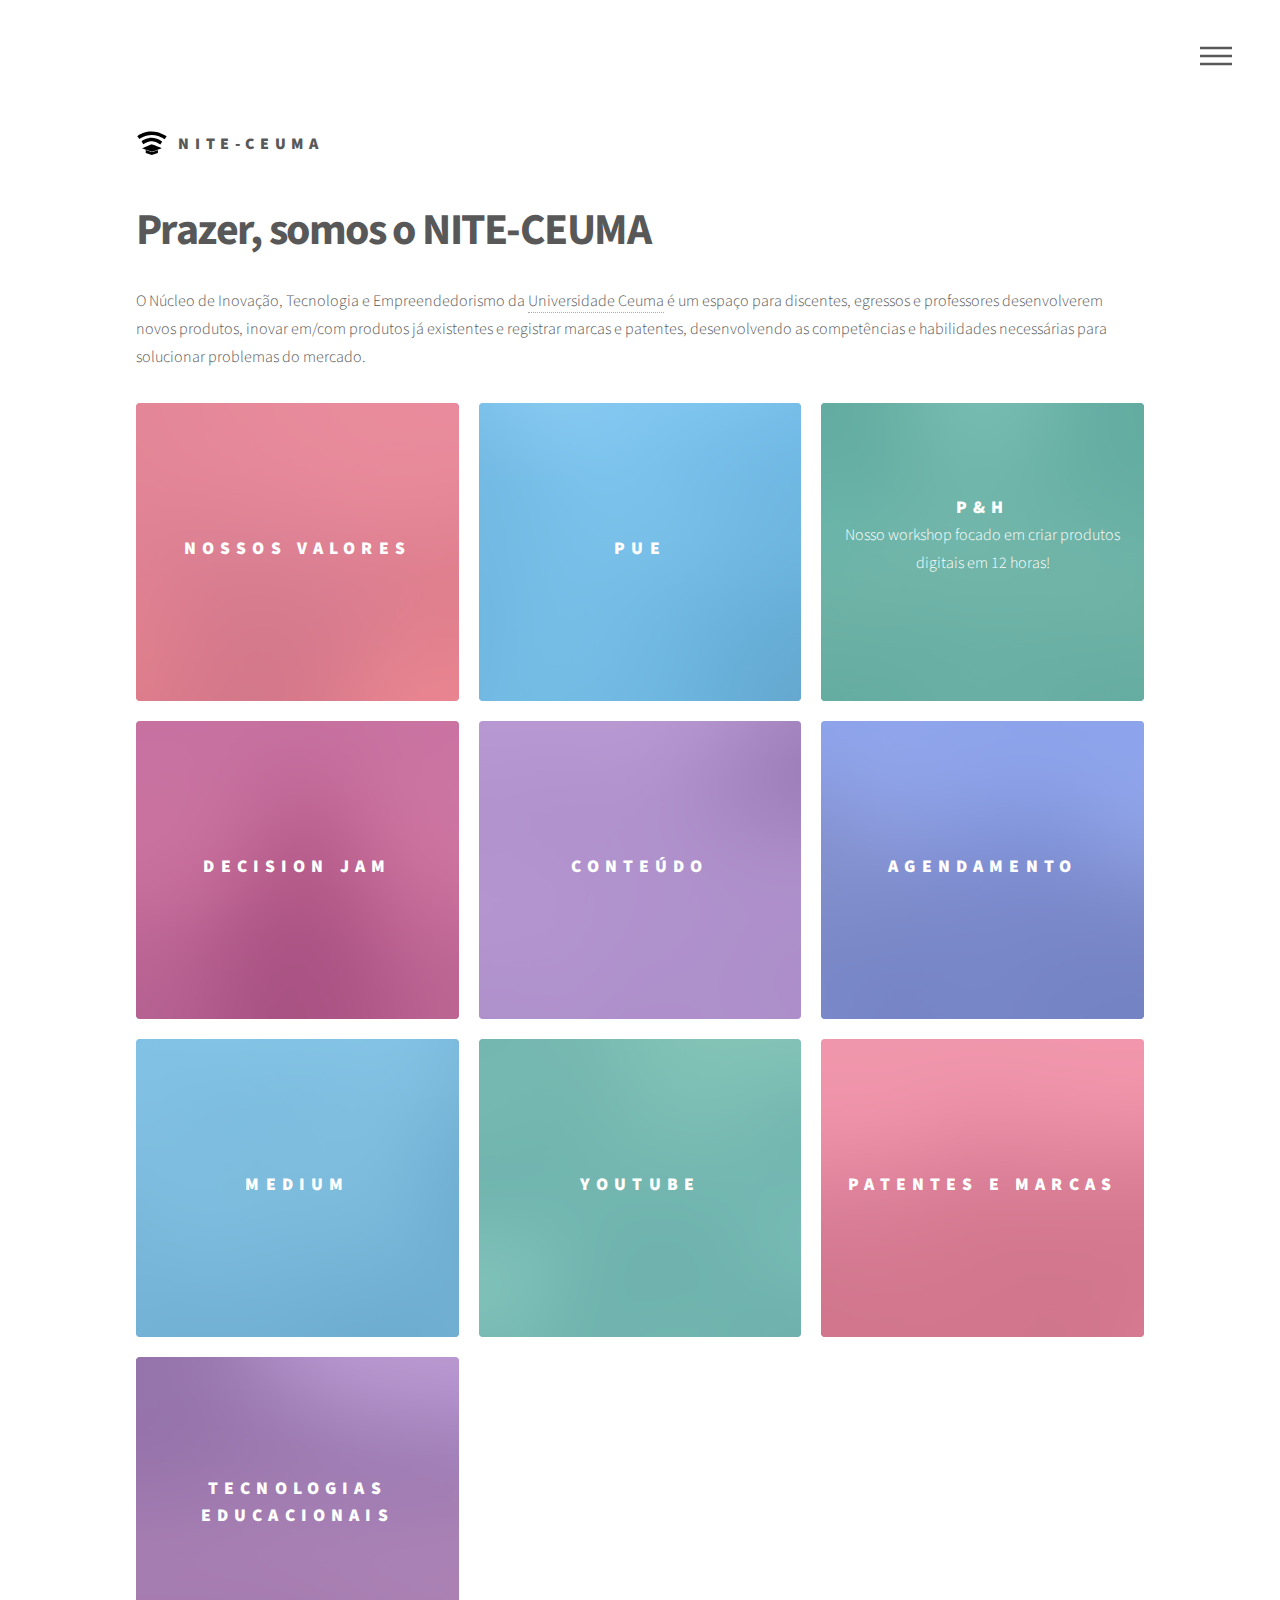
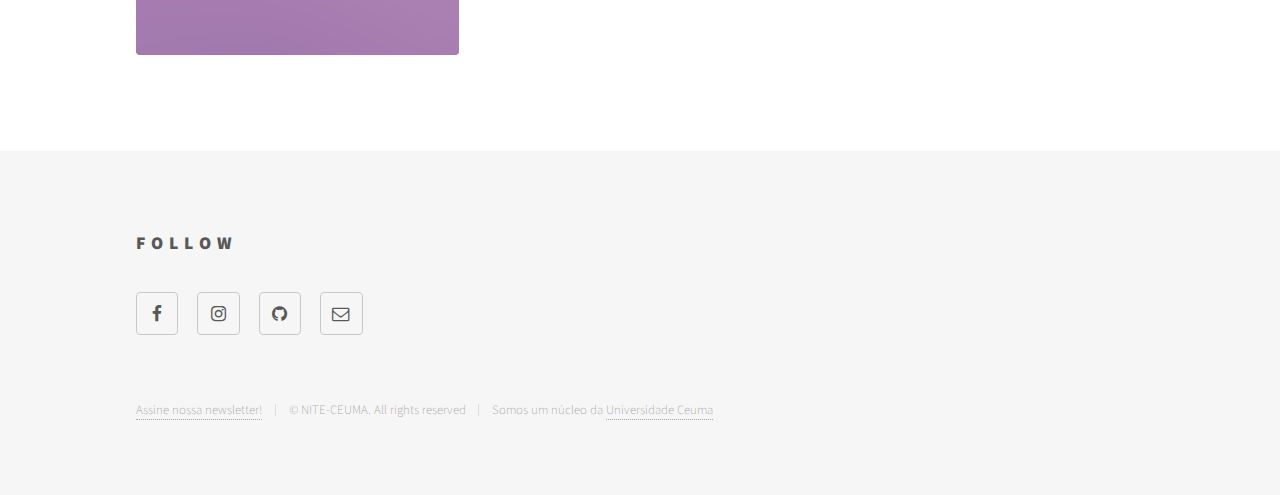
<file: index.html>
<!DOCTYPE HTML>
<!--
	Phantom by HTML5 UP
	html5up.net | @ajlkn
	Free for personal and commercial use under the CCA 3.0 license (html5up.net/license)
-->
<html>
	<head>
		<title>NITE-CEUMA - Núcleo de Inovação, Tecnologia e Empreendedorismo</title>
		<meta name="description" content="NITE-CEUMA - Núcleo de Inovação, Tecnologia e Empreendedorismo da Universidade Ceuma é um espaço para desenvolver/inovar em/com produtos e desenvolver as competências e habilidades necessárias para solucionar problemas do mercado">
    		<meta name="keywords" content="empreendedorismo,inovação,tecnologia,patentes,nite,ceuma,universidade ceuma">
		<meta name="author" content="efremfilho">
		<meta property="og:title" content="NITE-CEUMA - Núcleo de Inovação, Tecnologia e Empreendedorismo" />
    		<meta property="og:locale" content="pt_BR" />
		<meta property="og:description" content="NITE-CEUMA - Núcleo de Inovação, Tecnologia e Empreendedorismo da Universidade Ceuma é um espaço para desenvolver/inovar em/com produtos e desenvolver as competências e habilidades necessárias para solucionar problemas do mercado" />
		<link rel="canonical" href="http://nite.ceuma.br//" />
		<meta property="og:url" content="http://nite.ceuma.br/" />
		<meta property="og:site_name" content="NITE-CEUMA" />
    		<meta property="og:image" content="images/favicon.ico">
		<meta property="og:image:type" content="image/png">
		<meta property="og:image:width" content="128">
		<meta property="og:image:height" content="128">
		<meta name="viewport" content="width=device-width, initial-scale=1.0">
		<meta charset="utf-8" />
		<meta name="viewport" content="width=device-width, initial-scale=1, user-scalable=no" />
		<link rel="stylesheet" href="assets/css/main.css" />
		<noscript><link rel="stylesheet" href="assets/css/noscript.css" /></noscript>
		<meta name="theme-color" content="#ffffff" />
		<link rel="shortcut icon" type="image/png" href="images/favicon.ico"/>
		<link rel="shortcut icon" type="image/png" href="http://nite-ceuma.github.io/favicon.ico"/>
	</head>
	<body class="is-preload">
		<!-- Wrapper -->
			<div id="wrapper">

				<!-- Header -->
					<header id="header">
						<div class="inner">

							<!-- Logo -->
								<a href="index.html" class="logo">
									<span class="symbol"><img src="images/logo.svg" alt="" /></span><span class="title">NITE-CEUMA</span>
								</a>

							<!-- Nav -->
								<nav>
									<ul>
										<li><a href="#menu">Menu</a></li>
									</ul>
								</nav>

						</div>
					</header>

				<!-- Menu -->
					<nav id="menu">
						<h2>Menu</h2>
						<ul>
							<li><a href="index.html">Home</a></li>
							<li><a href="empreendedorismo-e-inovacao.html">Empreendedorismo e Inovação</a></li>
							<li><a href="patentes-e-marcas.html">Patentes e Marcas</a></li>
							<li><a href="tecnologias-educacionais.html">Tecnologias Educacionais</a></li>
							<li><a href="http://nite.ceuma.br/wiki/doku.php?id=agendamento">Agendamento</a></li>
						</ul>
					</nav>

				<!-- Main -->
					<div id="main">
						<div class="inner">
							<header>
								<h1>Prazer, somos o NITE-CEUMA<br />
								</h1>
								<p>O Núcleo de Inovação, Tecnologia e Empreendedorismo da <a href="http://ceuma.br">Universidade Ceuma</a> é um espaço para discentes, egressos e professores desenvolverem novos produtos, inovar em/com produtos já existentes e registrar marcas e patentes, desenvolvendo as competências e habilidades necessárias para solucionar problemas do mercado.</p>
							</header>
							<section class="tiles">
								<article class="style1">
									<span class="image">
										<img src="images/pic01.jpg" alt="" />
									</span>
									<a href="http://nite.ceuma.br/wiki/doku.php?id=nossos-valores">
										<h2>NOSSOS VALORES</h2>
										<div class="content">
											<p></p>
										</div>
									</a>
								</article>
								<article class="style2">
									<span class="image">
										<img src="images/pic02.jpg" alt="" />
									</span>
									<a href="http://nite.ceuma.br/wiki/doku.php?id=programa-universitario-empreendedor-pue">
										<h2>PUE</h2>
										<div class="content">
											<p>Programa Universitário Empreendedor é o nosso programa focado em formar os líderes empreendedores do futuro.</p>
										</div>
									</a>
								</article>
								<article class="style3">
									<span class="image">
										<img src="images/pic03.jpg" alt="" />
									</span>
									<a href="generic.html">
										<h2>P&H</h2>
										<div class="https://productsandhacks.com">
											<p>Nosso workshop focado em criar produtos digitais em 12 horas!</p>
										</div>
									</a>
								</article>
								<article class="style4">
									<span class="image">
										<img src="images/pic04.jpg" alt="" />
									</span>
									<a href="generic.html">
										<h2>DECISION JAM</h2>
										<div class="content">
											<p>Nosso workshop para ajudar a definir o problema a ser resolvido. Decision Jam by NITE-CEUMA</p>
										</div>
									</a>
								</article>
								<article class="style5">
									<span class="image">
										<img src="images/pic05.jpg" alt="" />
									</span>
									<a href="https://universidadeagora.com/">
										<h2>CONTEÚDO</h2>
										<div class="content">
											<p>Em parceria com a Universidade Agora o conteúdo necessaários para as carreiras do futuro.</p>
										</div>
									</a>
								</article>
								<article class="style6">
									<span class="image">
										<img src="images/pic06.jpg" alt="" />
									</span>
									<a href="generic.html">
										<h2>AGENDAMENTO</h2>
										<div class="content">
											<p>Todos os porssíveis agendamentos do NITE-CEUMA.</p>
										</div>
									</a>
								</article>
								<article class="style2">
									<span class="image">
										<img src="images/pic07.jpg" alt="" />
									</span>
									<a href="https://medium.com/nite-ceuma">
										<h2>MEDIUM</h2>
										<div class="content">
											<p>Nosso blog com os posts do que andamos fazendo.</p>
										</div>
									</a>
								</article>
								<article class="style3">
									<span class="image">
										<img src="images/pic08.jpg" alt="" />
									</span>
									<a href="https://www.youtube.com/channel/UC9H1of_EnnnOtHq6e0K8nOA">
										<h2>YOUTUBE</h2>
										<div class="content">
											<p>Nosso canal com o conteúdo em vídeo.</p>
										</div>
									</a>
								</article>
								<article class="style1">
									<span class="image">
										<img src="images/pic09.jpg" alt="" />
									</span>
									<a href="patentes-e-marcas.html">
										<h2>PATENTES E MARCAS</h2>
										<div class="content">
											<p>Nossa coordenação de patentes e marcas.</p>
										</div>
									</a>
								</article>
								<article class="style5">
									<span class="image">
										<img src="images/pic10.jpg" alt="" />
									</span>
									<a href="tecnologias-educacionais.html">
										<h2>TECNOLOGIAS EDUCACIONAIS</h2>
										<div class="content">
											<p>Nossa coordenação de Tecnologias Educacionais.</p>
										</div>
									</a>
								</article>
<!-- 								<article class="style6">
									<span class="image">
										<img src="images/pic11.jpg" alt="" />
									</span>
									<a href="generic.html">
										<h2>Dictum</h2>
										<div class="content">
											<p>Sed nisl arcu euismod sit amet nisi lorem etiam dolor veroeros et feugiat.</p>
										</div>
									</a>
								</article>
								<article class="style4">
									<span class="image">
										<img src="images/pic12.jpg" alt="" />
									</span>
									<a href="generic.html">
										<h2>Pretium</h2>
										<div class="content">
											<p>Sed nisl arcu euismod sit amet nisi lorem etiam dolor veroeros et feugiat.</p>
										</div>
									</a>
								</article> -->
							</section>
						</div>
					</div>

				<!-- Footer -->
					<footer id="footer">
						<div class="inner">
<!-- 							<section>
								<h2>Get in touch</h2>
								<form method="post" action="#">
									<div class="fields">
										<div class="field half">
											<input type="text" name="name" id="name" placeholder="Name" />
										</div>
										<div class="field half">
											<input type="email" name="email" id="email" placeholder="Email" />
										</div>
										<div class="field">
											<textarea name="message" id="message" placeholder="Message"></textarea>
										</div>
									</div>
									<ul class="actions">
										<li><input type="submit" value="Send" class="primary" /></li>
									</ul>
								</form>
							</section> -->
							<section>
								<h2>Follow</h2>
								<ul class="icons">
<!-- 									<li><a href="#" class="icon style2 fa-twitter"><span class="label">Twitter</span></a></li> -->
									<li><a href="https://www.facebook.com/niteceuma" class="icon style2 fa-facebook"><span class="label">Facebook</span></a></li>
									<li><a href="https://www.instagram.com/niteceuma/" class="icon style2 fa-instagram"><span class="label">Instagram</span></a></li>
<!-- 									<li><a href="#" class="icon style2 fa-dribbble"><span class="label">Dribbble</span></a></li> -->
									<li><a href="https://github.com/nite-ceuma/" class="icon style2 fa-github"><span class="label">GitHub</span></a></li>
<!-- 									<li><a href="#" class="icon style2 fa-500px"><span class="label">500px</span></a></li>
									<li><a href="#" class="icon style2 fa-phone"><span class="label">Phone</span></a></li> -->
									<li><a href="mailto:oi.nite@ceuma.br" class="icon style2 fa-envelope-o"><span class="label">Email</span></a></li>
								</ul>
							</section>
							<ul class="copyright">
								<li><script src ="https://form.jotformz.com/static/feedback2.js" type="text/javascript"></script><script type="text/javascript"> var JFL_82795501884670 = new JotformFeedback({ formId: '82795501884670', base: 'https://form.jotformz.com/', windowTitle: 'Assine nossa newsletter!', background: '#9b9b9b', fontColor: '#FFFFFF', type: 'false', height: 500, width: 700, openOnLoad: false }); </script> <a class="btn lightbox-82795501884670" style="margin-top: 16px"> Assine nossa newsletter!</a></li><li>&copy; NITE-CEUMA. All rights reserved</li><li>Somos um núcleo da <a href="http://ceuma.br">Universidade Ceuma</a></li>
							</ul>
						</div>
					</footer>

			</div>

		<!-- Scripts -->
			<script src="assets/js/jquery.min.js"></script>
			<script src="assets/js/browser.min.js"></script>
			<script src="assets/js/breakpoints.min.js"></script>
			<script src="assets/js/util.js"></script>
			<script src="assets/js/main.js"></script>

	</body>
</html>
</file>
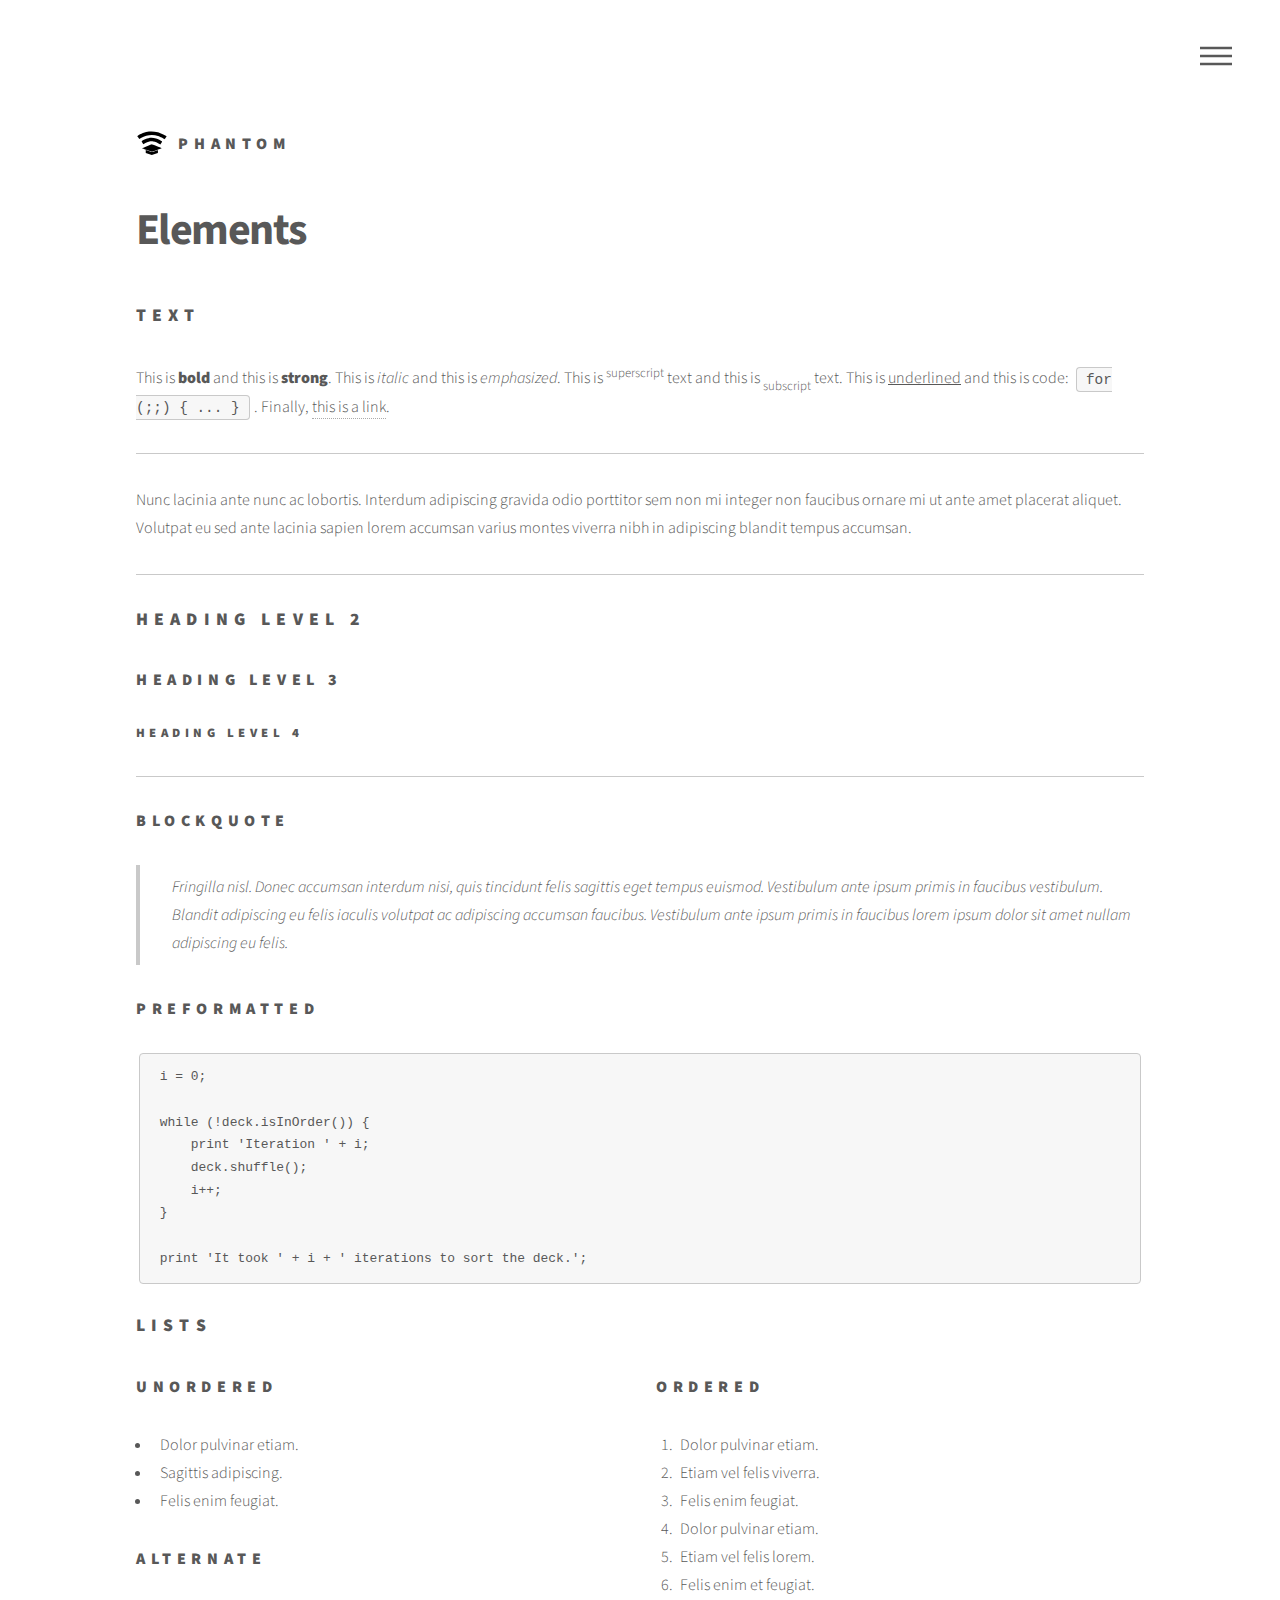
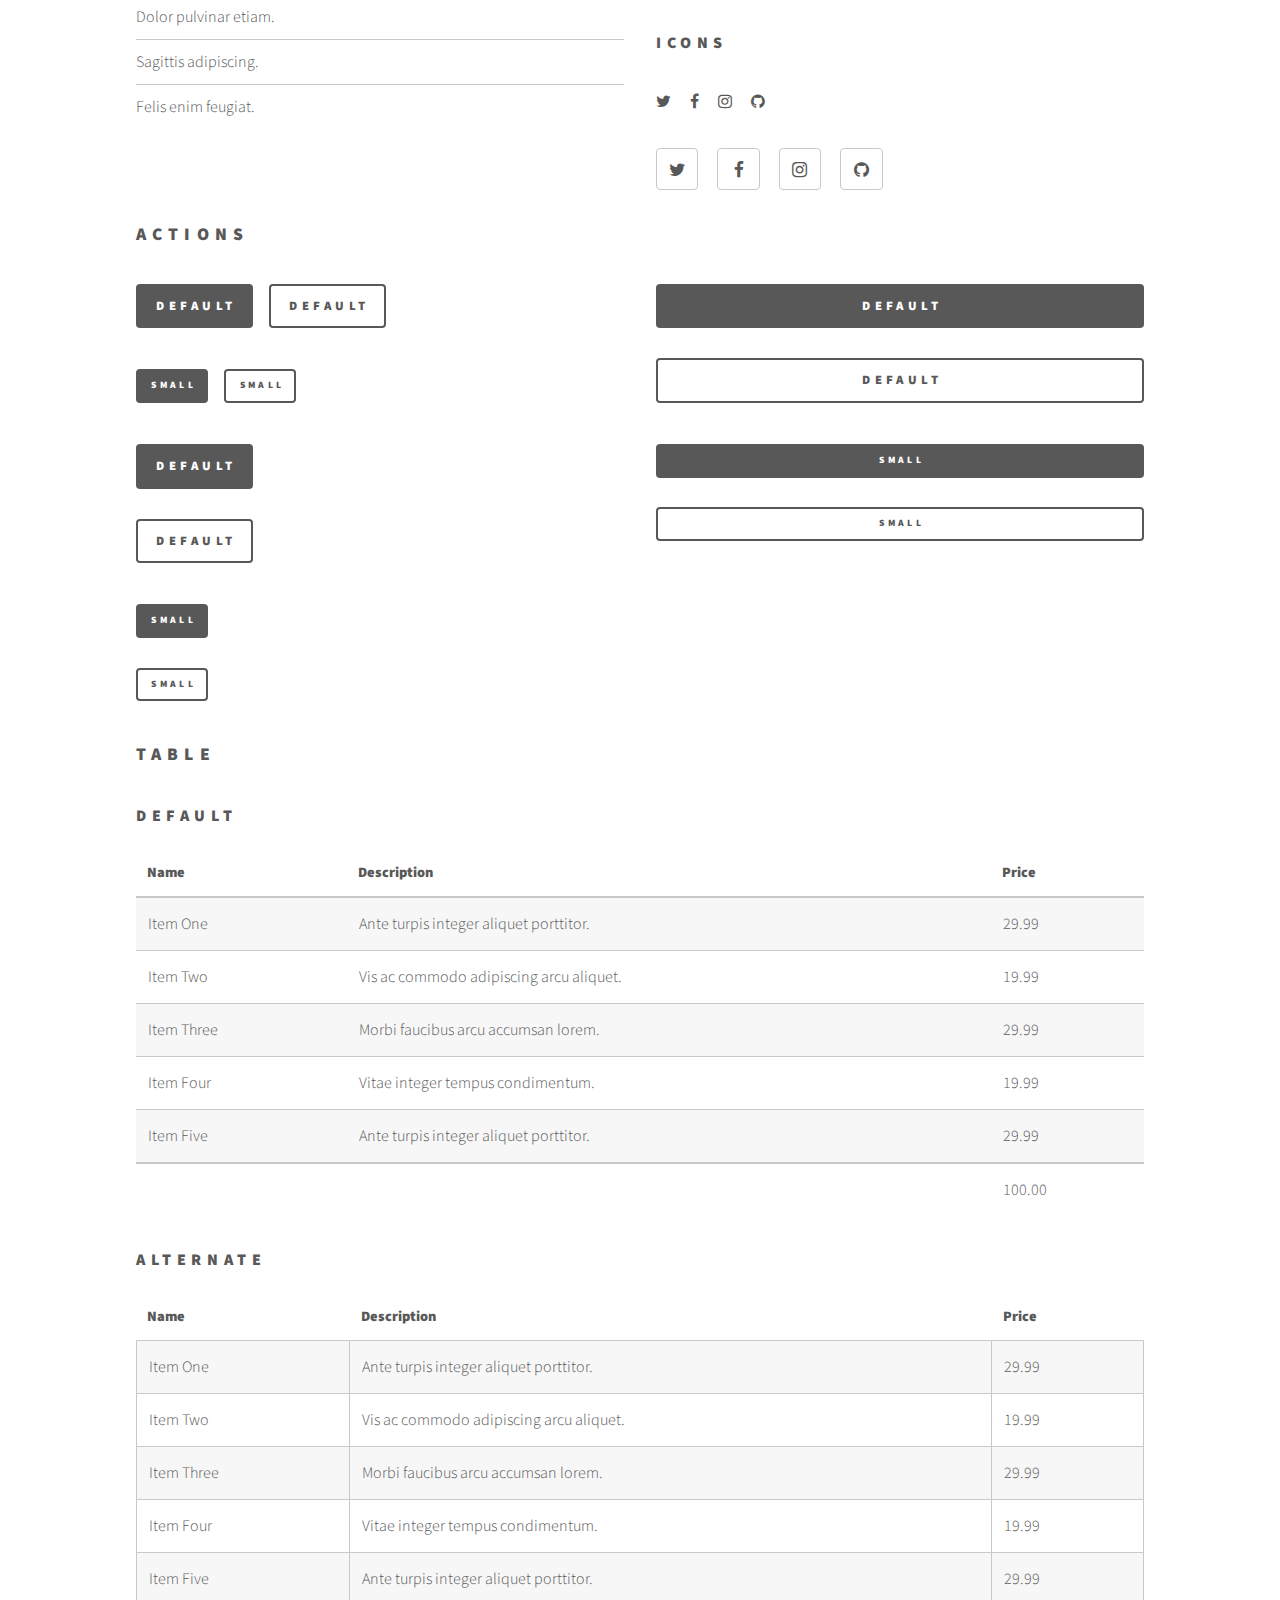
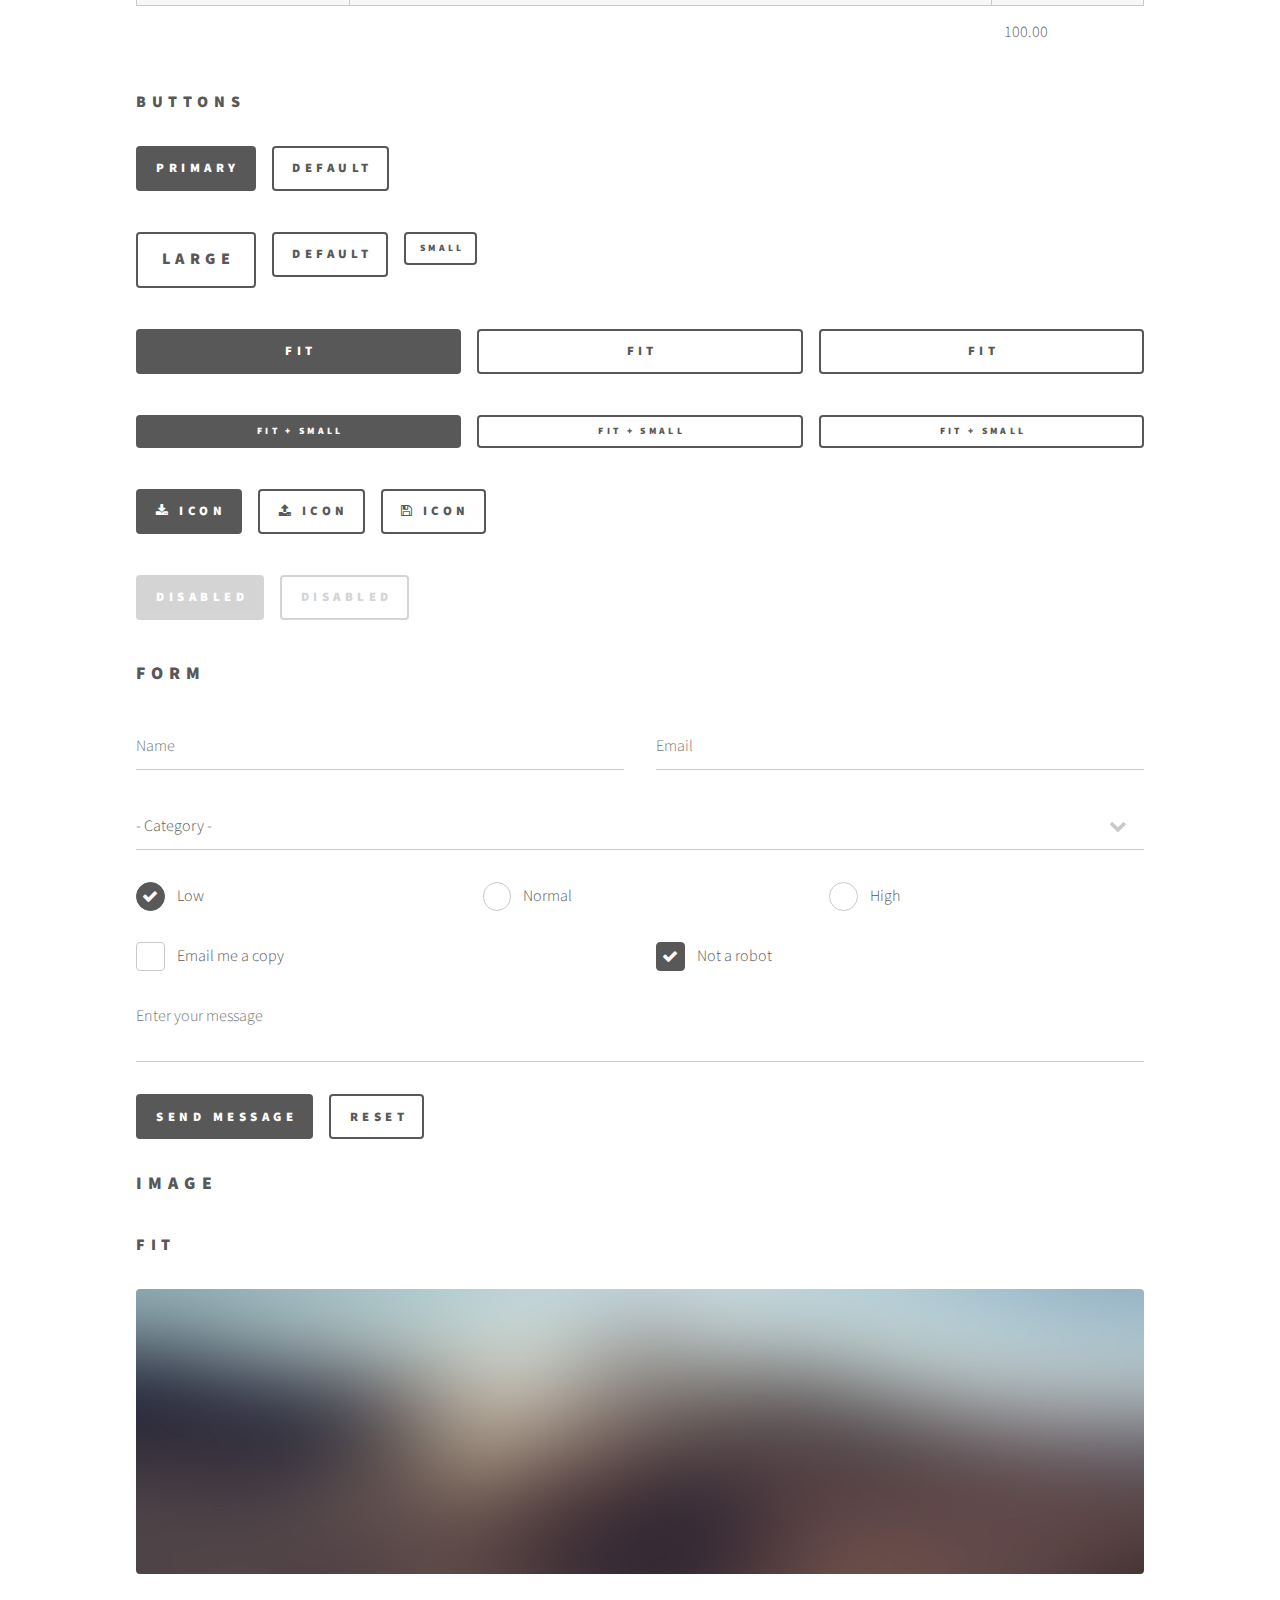
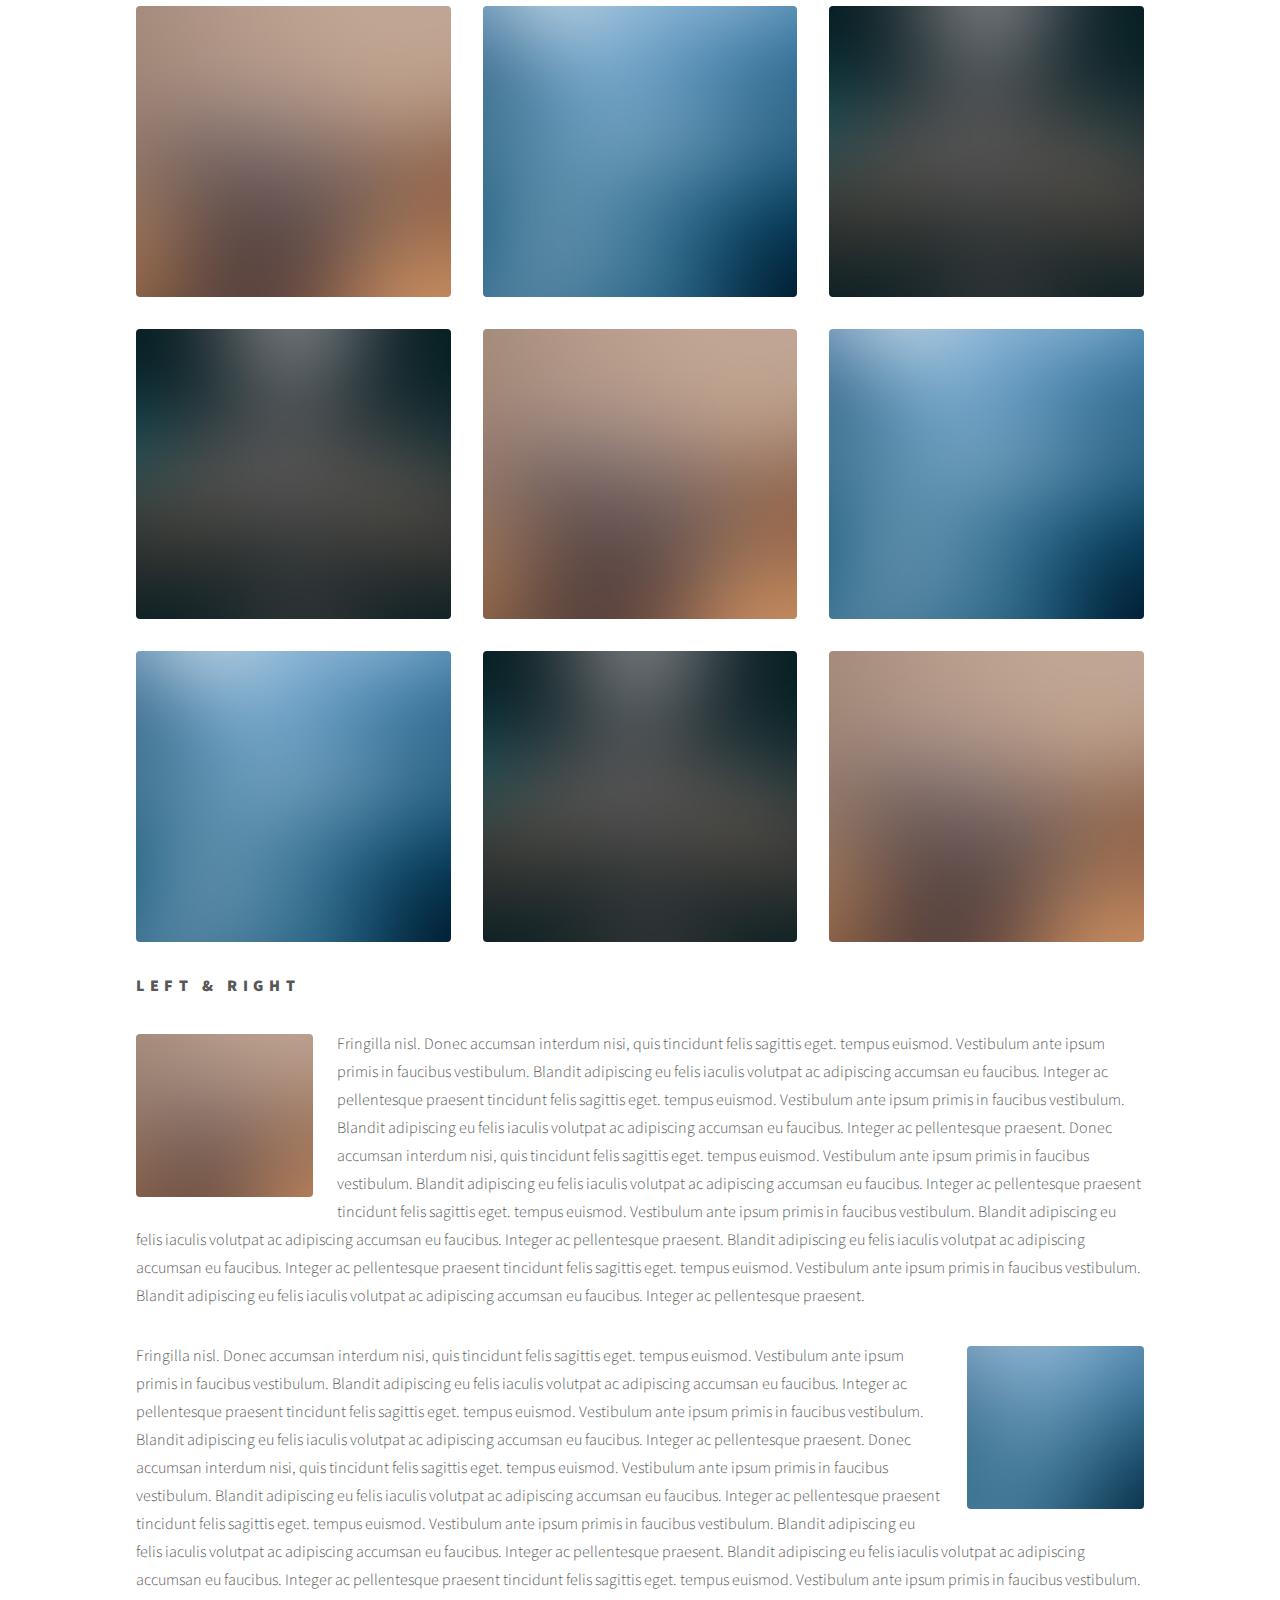
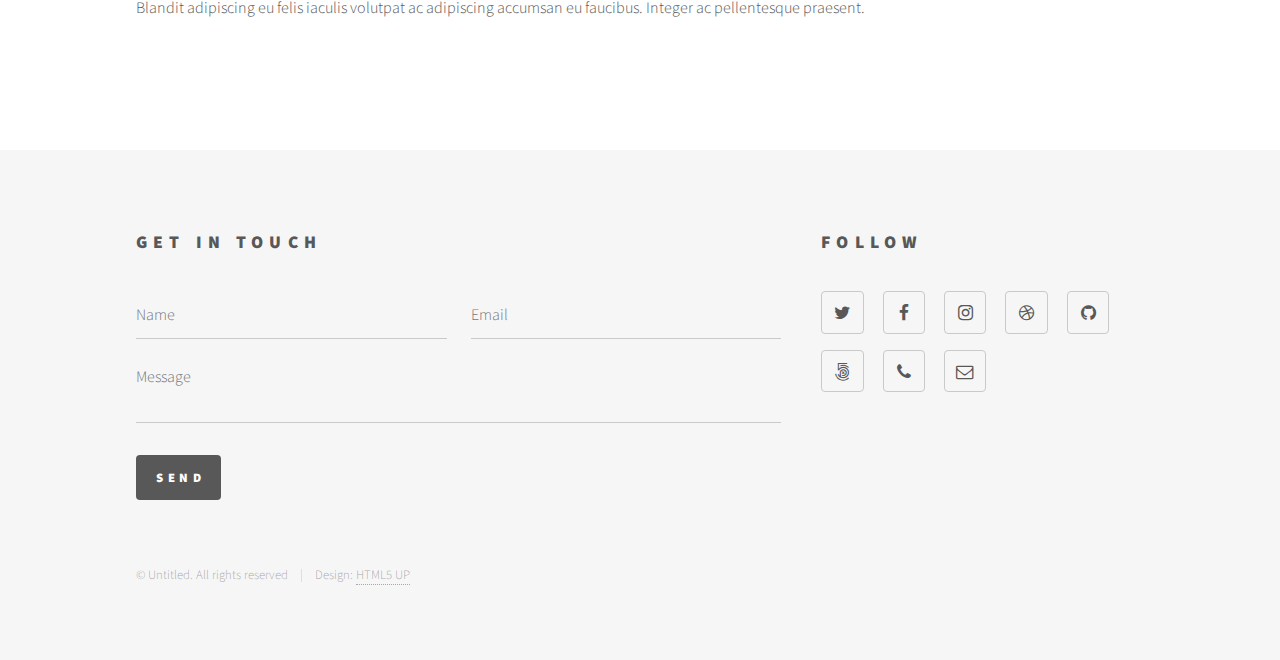
<file: elements.html>
<!DOCTYPE HTML>
<!--
	Phantom by HTML5 UP
	html5up.net | @ajlkn
	Free for personal and commercial use under the CCA 3.0 license (html5up.net/license)
-->
<html>
	<head>
		<title>Elements - Phantom by HTML5 UP</title>
		<meta charset="utf-8" />
		<meta name="viewport" content="width=device-width, initial-scale=1, user-scalable=no" />
		<link rel="stylesheet" href="assets/css/main.css" />
		<noscript><link rel="stylesheet" href="assets/css/noscript.css" /></noscript>
	</head>
	<body class="is-preload">
		<!-- Wrapper -->
			<div id="wrapper">

				<!-- Header -->
					<header id="header">
						<div class="inner">

							<!-- Logo -->
								<a href="index.html" class="logo">
									<span class="symbol"><img src="images/logo.svg" alt="" /></span><span class="title">Phantom</span>
								</a>

							<!-- Nav -->
								<nav>
									<ul>
										<li><a href="#menu">Menu</a></li>
									</ul>
								</nav>

						</div>
					</header>

				<!-- Menu -->
					<nav id="menu">
						<h2>Menu</h2>
						<ul>
							<li><a href="index.html">Home</a></li>
							<li><a href="generic.html">Ipsum veroeros</a></li>
							<li><a href="generic.html">Tempus etiam</a></li>
							<li><a href="generic.html">Consequat dolor</a></li>
							<li><a href="elements.html">Elements</a></li>
						</ul>
					</nav>

				<!-- Main -->
					<div id="main">
						<div class="inner">
							<h1>Elements</h1>

							<!-- Text -->
								<section>
									<h2>Text</h2>
									<p>This is <b>bold</b> and this is <strong>strong</strong>. This is <i>italic</i> and this is <em>emphasized</em>.
									This is <sup>superscript</sup> text and this is <sub>subscript</sub> text.
									This is <u>underlined</u> and this is code: <code>for (;;) { ... }</code>. Finally, <a href="#">this is a link</a>.</p>
									<hr />
									<p>Nunc lacinia ante nunc ac lobortis. Interdum adipiscing gravida odio porttitor sem non mi integer non faucibus ornare mi ut ante amet placerat aliquet. Volutpat eu sed ante lacinia sapien lorem accumsan varius montes viverra nibh in adipiscing blandit tempus accumsan.</p>
									<hr />
									<h2>Heading Level 2</h2>
									<h3>Heading Level 3</h3>
									<h4>Heading Level 4</h4>
									<hr />
									<h3>Blockquote</h3>
									<blockquote>Fringilla nisl. Donec accumsan interdum nisi, quis tincidunt felis sagittis eget tempus euismod. Vestibulum ante ipsum primis in faucibus vestibulum. Blandit adipiscing eu felis iaculis volutpat ac adipiscing accumsan faucibus. Vestibulum ante ipsum primis in faucibus lorem ipsum dolor sit amet nullam adipiscing eu felis.</blockquote>
									<h3>Preformatted</h3>
									<pre><code>i = 0;

while (!deck.isInOrder()) {
    print 'Iteration ' + i;
    deck.shuffle();
    i++;
}

print 'It took ' + i + ' iterations to sort the deck.';</code></pre>
								</section>

							<!-- Lists -->
								<section>
									<h2>Lists</h2>
									<div class="row">
										<div class="col-6 col-12-medium">
											<h3>Unordered</h3>
											<ul>
												<li>Dolor pulvinar etiam.</li>
												<li>Sagittis adipiscing.</li>
												<li>Felis enim feugiat.</li>
											</ul>
											<h3>Alternate</h3>
											<ul class="alt">
												<li>Dolor pulvinar etiam.</li>
												<li>Sagittis adipiscing.</li>
												<li>Felis enim feugiat.</li>
											</ul>
										</div>
										<div class="col-6 col-12-medium">
											<h3>Ordered</h3>
											<ol>
												<li>Dolor pulvinar etiam.</li>
												<li>Etiam vel felis viverra.</li>
												<li>Felis enim feugiat.</li>
												<li>Dolor pulvinar etiam.</li>
												<li>Etiam vel felis lorem.</li>
												<li>Felis enim et feugiat.</li>
											</ol>
											<h3>Icons</h3>
											<ul class="icons">
												<li><a href="#" class="icon style1 fa-twitter"><span class="label">Twitter</span></a></li>
												<li><a href="#" class="icon style1 fa-facebook"><span class="label">Facebook</span></a></li>
												<li><a href="#" class="icon style1 fa-instagram"><span class="label">Instagram</span></a></li>
												<li><a href="#" class="icon style1 fa-github"><span class="label">Github</span></a></li>
											</ul>
											<ul class="icons">
												<li><a href="#" class="icon style2 fa-twitter"><span class="label">Twitter</span></a></li>
												<li><a href="#" class="icon style2 fa-facebook"><span class="label">Facebook</span></a></li>
												<li><a href="#" class="icon style2 fa-instagram"><span class="label">Instagram</span></a></li>
												<li><a href="#" class="icon style2 fa-github"><span class="label">Github</span></a></li>
											</ul>
										</div>
									</div>
									<h2>Actions</h2>
									<div class="row">
										<div class="col-6 col-12-medium">
											<ul class="actions">
												<li><a href="#" class="button primary">Default</a></li>
												<li><a href="#" class="button">Default</a></li>
											</ul>
											<ul class="actions small">
												<li><a href="#" class="button primary small">Small</a></li>
												<li><a href="#" class="button small">Small</a></li>
											</ul>
											<ul class="actions stacked">
												<li><a href="#" class="button primary">Default</a></li>
												<li><a href="#" class="button">Default</a></li>
											</ul>
											<ul class="actions stacked">
												<li><a href="#" class="button primary small">Small</a></li>
												<li><a href="#" class="button small">Small</a></li>
											</ul>
										</div>
										<div class="col-6 col-12-medium">
											<ul class="actions stacked">
												<li><a href="#" class="button primary fit">Default</a></li>
												<li><a href="#" class="button fit">Default</a></li>
											</ul>
											<ul class="actions stacked">
												<li><a href="#" class="button primary small fit">Small</a></li>
												<li><a href="#" class="button small fit">Small</a></li>
											</ul>
										</div>
									</div>
								</section>

							<!-- Table -->
								<section>
									<h2>Table</h2>
									<h3>Default</h3>
									<div class="table-wrapper">
										<table>
											<thead>
												<tr>
													<th>Name</th>
													<th>Description</th>
													<th>Price</th>
												</tr>
											</thead>
											<tbody>
												<tr>
													<td>Item One</td>
													<td>Ante turpis integer aliquet porttitor.</td>
													<td>29.99</td>
												</tr>
												<tr>
													<td>Item Two</td>
													<td>Vis ac commodo adipiscing arcu aliquet.</td>
													<td>19.99</td>
												</tr>
												<tr>
													<td>Item Three</td>
													<td> Morbi faucibus arcu accumsan lorem.</td>
													<td>29.99</td>
												</tr>
												<tr>
													<td>Item Four</td>
													<td>Vitae integer tempus condimentum.</td>
													<td>19.99</td>
												</tr>
												<tr>
													<td>Item Five</td>
													<td>Ante turpis integer aliquet porttitor.</td>
													<td>29.99</td>
												</tr>
											</tbody>
											<tfoot>
												<tr>
													<td colspan="2"></td>
													<td>100.00</td>
												</tr>
											</tfoot>
										</table>
									</div>

									<h3>Alternate</h3>
									<div class="table-wrapper">
										<table class="alt">
											<thead>
												<tr>
													<th>Name</th>
													<th>Description</th>
													<th>Price</th>
												</tr>
											</thead>
											<tbody>
												<tr>
													<td>Item One</td>
													<td>Ante turpis integer aliquet porttitor.</td>
													<td>29.99</td>
												</tr>
												<tr>
													<td>Item Two</td>
													<td>Vis ac commodo adipiscing arcu aliquet.</td>
													<td>19.99</td>
												</tr>
												<tr>
													<td>Item Three</td>
													<td> Morbi faucibus arcu accumsan lorem.</td>
													<td>29.99</td>
												</tr>
												<tr>
													<td>Item Four</td>
													<td>Vitae integer tempus condimentum.</td>
													<td>19.99</td>
												</tr>
												<tr>
													<td>Item Five</td>
													<td>Ante turpis integer aliquet porttitor.</td>
													<td>29.99</td>
												</tr>
											</tbody>
											<tfoot>
												<tr>
													<td colspan="2"></td>
													<td>100.00</td>
												</tr>
											</tfoot>
										</table>
									</div>
								</section>

							<!-- Buttons -->
								<section>
									<h3>Buttons</h3>
									<ul class="actions">
										<li><a href="#" class="button primary">Primary</a></li>
										<li><a href="#" class="button">Default</a></li>
									</ul>
									<ul class="actions">
										<li><a href="#" class="button large">Large</a></li>
										<li><a href="#" class="button">Default</a></li>
										<li><a href="#" class="button small">Small</a></li>
									</ul>
									<ul class="actions fit">
										<li><a href="#" class="button primary fit">Fit</a></li>
										<li><a href="#" class="button fit">Fit</a></li>
										<li><a href="#" class="button fit">Fit</a></li>
									</ul>
									<ul class="actions fit small">
										<li><a href="#" class="button primary fit small">Fit + Small</a></li>
										<li><a href="#" class="button fit small">Fit + Small</a></li>
										<li><a href="#" class="button fit small">Fit + Small</a></li>
									</ul>
									<ul class="actions">
										<li><a href="#" class="button primary icon fa-download">Icon</a></li>
										<li><a href="#" class="button icon fa-upload">Icon</a></li>
										<li><a href="#" class="button icon fa-save">Icon</a></li>
									</ul>
									<ul class="actions">
										<li><span class="button primary disabled">Disabled</span></li>
										<li><span class="button disabled">Disabled</span></li>
									</ul>
								</section>

							<!-- Form -->
								<section>
									<h2>Form</h2>
									<form method="post" action="#">
										<div class="row gtr-uniform">
											<div class="col-6 col-12-xsmall">
												<input type="text" name="demo-name" id="demo-name" value="" placeholder="Name" />
											</div>
											<div class="col-6 col-12-xsmall">
												<input type="email" name="demo-email" id="demo-email" value="" placeholder="Email" />
											</div>
											<div class="col-12">
												<select name="demo-category" id="demo-category">
													<option value="">- Category -</option>
													<option value="1">Manufacturing</option>
													<option value="1">Shipping</option>
													<option value="1">Administration</option>
													<option value="1">Human Resources</option>
												</select>
											</div>
											<div class="col-4 col-12-small">
												<input type="radio" id="demo-priority-low" name="demo-priority" checked>
												<label for="demo-priority-low">Low</label>
											</div>
											<div class="col-4 col-12-small">
												<input type="radio" id="demo-priority-normal" name="demo-priority">
												<label for="demo-priority-normal">Normal</label>
											</div>
											<div class="col-4 col-12-small">
												<input type="radio" id="demo-priority-high" name="demo-priority">
												<label for="demo-priority-high">High</label>
											</div>
											<div class="col-6 col-12-small">
												<input type="checkbox" id="demo-copy" name="demo-copy">
												<label for="demo-copy">Email me a copy</label>
											</div>
											<div class="col-6 col-12-small">
												<input type="checkbox" id="demo-human" name="demo-human" checked>
												<label for="demo-human">Not a robot</label>
											</div>
											<div class="col-12">
												<textarea name="demo-message" id="demo-message" placeholder="Enter your message" rows="6"></textarea>
											</div>
											<div class="col-12">
												<ul class="actions">
													<li><input type="submit" value="Send Message" class="primary" /></li>
													<li><input type="reset" value="Reset" /></li>
												</ul>
											</div>
										</div>
									</form>
								</section>

							<!-- Image -->
								<section>
									<h2>Image</h2>
									<h3>Fit</h3>
									<div class="box alt">
										<div class="row gtr-uniform">
											<div class="col-12"><span class="image fit"><img src="images/pic13.jpg" alt="" /></span></div>
											<div class="col-4"><span class="image fit"><img src="images/pic01.jpg" alt="" /></span></div>
											<div class="col-4"><span class="image fit"><img src="images/pic02.jpg" alt="" /></span></div>
											<div class="col-4"><span class="image fit"><img src="images/pic03.jpg" alt="" /></span></div>
											<div class="col-4"><span class="image fit"><img src="images/pic03.jpg" alt="" /></span></div>
											<div class="col-4"><span class="image fit"><img src="images/pic01.jpg" alt="" /></span></div>
											<div class="col-4"><span class="image fit"><img src="images/pic02.jpg" alt="" /></span></div>
											<div class="col-4"><span class="image fit"><img src="images/pic02.jpg" alt="" /></span></div>
											<div class="col-4"><span class="image fit"><img src="images/pic03.jpg" alt="" /></span></div>
											<div class="col-4"><span class="image fit"><img src="images/pic01.jpg" alt="" /></span></div>
										</div>
									</div>
									<h3>Left &amp; Right</h3>
									<p><span class="image left"><img src="images/pic14.jpg" alt="" /></span>Fringilla nisl. Donec accumsan interdum nisi, quis tincidunt felis sagittis eget. tempus euismod. Vestibulum ante ipsum primis in faucibus vestibulum. Blandit adipiscing eu felis iaculis volutpat ac adipiscing accumsan eu faucibus. Integer ac pellentesque praesent tincidunt felis sagittis eget. tempus euismod. Vestibulum ante ipsum primis in faucibus vestibulum. Blandit adipiscing eu felis iaculis volutpat ac adipiscing accumsan eu faucibus. Integer ac pellentesque praesent. Donec accumsan interdum nisi, quis tincidunt felis sagittis eget. tempus euismod. Vestibulum ante ipsum primis in faucibus vestibulum. Blandit adipiscing eu felis iaculis volutpat ac adipiscing accumsan eu faucibus. Integer ac pellentesque praesent tincidunt felis sagittis eget. tempus euismod. Vestibulum ante ipsum primis in faucibus vestibulum. Blandit adipiscing eu felis iaculis volutpat ac adipiscing accumsan eu faucibus. Integer ac pellentesque praesent. Blandit adipiscing eu felis iaculis volutpat ac adipiscing accumsan eu faucibus. Integer ac pellentesque praesent tincidunt felis sagittis eget. tempus euismod. Vestibulum ante ipsum primis in faucibus vestibulum. Blandit adipiscing eu felis iaculis volutpat ac adipiscing accumsan eu faucibus. Integer ac pellentesque praesent.</p>
									<p><span class="image right"><img src="images/pic15.jpg" alt="" /></span>Fringilla nisl. Donec accumsan interdum nisi, quis tincidunt felis sagittis eget. tempus euismod. Vestibulum ante ipsum primis in faucibus vestibulum. Blandit adipiscing eu felis iaculis volutpat ac adipiscing accumsan eu faucibus. Integer ac pellentesque praesent tincidunt felis sagittis eget. tempus euismod. Vestibulum ante ipsum primis in faucibus vestibulum. Blandit adipiscing eu felis iaculis volutpat ac adipiscing accumsan eu faucibus. Integer ac pellentesque praesent. Donec accumsan interdum nisi, quis tincidunt felis sagittis eget. tempus euismod. Vestibulum ante ipsum primis in faucibus vestibulum. Blandit adipiscing eu felis iaculis volutpat ac adipiscing accumsan eu faucibus. Integer ac pellentesque praesent tincidunt felis sagittis eget. tempus euismod. Vestibulum ante ipsum primis in faucibus vestibulum. Blandit adipiscing eu felis iaculis volutpat ac adipiscing accumsan eu faucibus. Integer ac pellentesque praesent. Blandit adipiscing eu felis iaculis volutpat ac adipiscing accumsan eu faucibus. Integer ac pellentesque praesent tincidunt felis sagittis eget. tempus euismod. Vestibulum ante ipsum primis in faucibus vestibulum. Blandit adipiscing eu felis iaculis volutpat ac adipiscing accumsan eu faucibus. Integer ac pellentesque praesent.</p>
								</section>

						</div>
					</div>

				<!-- Footer -->
					<footer id="footer">
						<div class="inner">
							<section>
								<h2>Get in touch</h2>
								<form method="post" action="#">
									<div class="fields">
										<div class="field half">
											<input type="text" name="name" id="name" placeholder="Name" />
										</div>
										<div class="field half">
											<input type="email" name="email" id="email" placeholder="Email" />
										</div>
										<div class="field">
											<textarea name="message" id="message" placeholder="Message"></textarea>
										</div>
									</div>
									<ul class="actions">
										<li><input type="submit" value="Send" class="primary" /></li>
									</ul>
								</form>
							</section>
							<section>
								<h2>Follow</h2>
								<ul class="icons">
									<li><a href="#" class="icon style2 fa-twitter"><span class="label">Twitter</span></a></li>
									<li><a href="#" class="icon style2 fa-facebook"><span class="label">Facebook</span></a></li>
									<li><a href="#" class="icon style2 fa-instagram"><span class="label">Instagram</span></a></li>
									<li><a href="#" class="icon style2 fa-dribbble"><span class="label">Dribbble</span></a></li>
									<li><a href="#" class="icon style2 fa-github"><span class="label">GitHub</span></a></li>
									<li><a href="#" class="icon style2 fa-500px"><span class="label">500px</span></a></li>
									<li><a href="#" class="icon style2 fa-phone"><span class="label">Phone</span></a></li>
									<li><a href="#" class="icon style2 fa-envelope-o"><span class="label">Email</span></a></li>
								</ul>
							</section>
							<ul class="copyright">
								<li>&copy; Untitled. All rights reserved</li><li>Design: <a href="http://html5up.net">HTML5 UP</a></li>
							</ul>
						</div>
					</footer>

			</div>

		<!-- Scripts -->
			<script src="assets/js/jquery.min.js"></script>
			<script src="assets/js/browser.min.js"></script>
			<script src="assets/js/breakpoints.min.js"></script>
			<script src="assets/js/util.js"></script>
			<script src="assets/js/main.js"></script>

	</body>
</html>
</file>
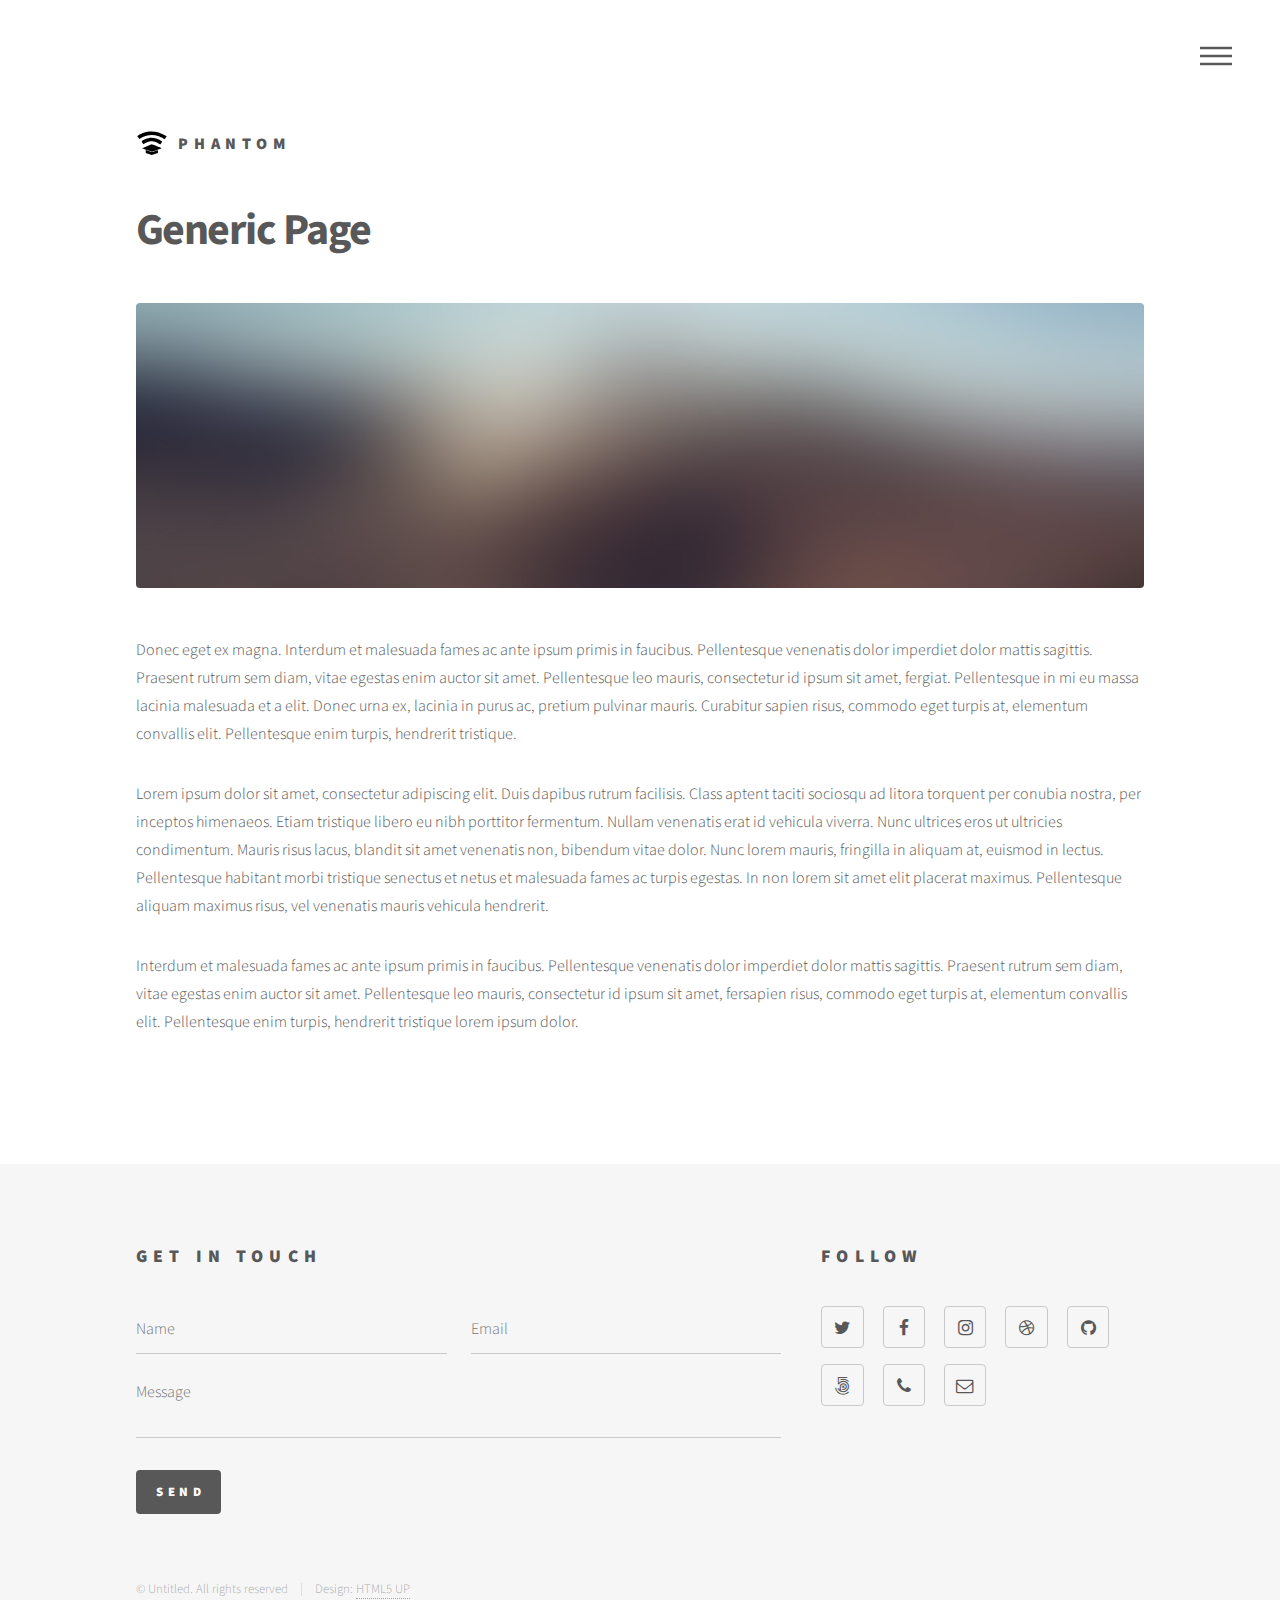
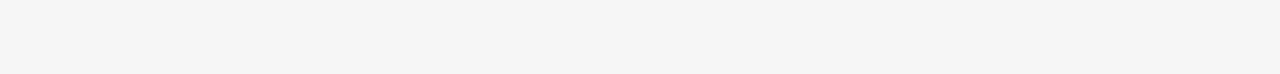
<file: generic.html>
<!DOCTYPE HTML>
<!--
	Phantom by HTML5 UP
	html5up.net | @ajlkn
	Free for personal and commercial use under the CCA 3.0 license (html5up.net/license)
-->
<html>
	<head>
		<title>Generic - Phantom by HTML5 UP</title>
		<meta charset="utf-8" />
		<meta name="viewport" content="width=device-width, initial-scale=1, user-scalable=no" />
		<link rel="stylesheet" href="assets/css/main.css" />
		<noscript><link rel="stylesheet" href="assets/css/noscript.css" /></noscript>
	</head>
	<body class="is-preload">
		<!-- Wrapper -->
			<div id="wrapper">

				<!-- Header -->
					<header id="header">
						<div class="inner">

							<!-- Logo -->
								<a href="index.html" class="logo">
									<span class="symbol"><img src="images/logo.svg" alt="" /></span><span class="title">Phantom</span>
								</a>

							<!-- Nav -->
								<nav>
									<ul>
										<li><a href="#menu">Menu</a></li>
									</ul>
								</nav>

						</div>
					</header>

				<!-- Menu -->
					<nav id="menu">
						<h2>Menu</h2>
						<ul>
							<li><a href="index.html">Home</a></li>
							<li><a href="generic.html">Ipsum veroeros</a></li>
							<li><a href="generic.html">Tempus etiam</a></li>
							<li><a href="generic.html">Consequat dolor</a></li>
							<li><a href="elements.html">Elements</a></li>
						</ul>
					</nav>

				<!-- Main -->
					<div id="main">
						<div class="inner">
							<h1>Generic Page</h1>
							<span class="image main"><img src="images/pic13.jpg" alt="" /></span>
							<p>Donec eget ex magna. Interdum et malesuada fames ac ante ipsum primis in faucibus. Pellentesque venenatis dolor imperdiet dolor mattis sagittis. Praesent rutrum sem diam, vitae egestas enim auctor sit amet. Pellentesque leo mauris, consectetur id ipsum sit amet, fergiat. Pellentesque in mi eu massa lacinia malesuada et a elit. Donec urna ex, lacinia in purus ac, pretium pulvinar mauris. Curabitur sapien risus, commodo eget turpis at, elementum convallis elit. Pellentesque enim turpis, hendrerit tristique.</p>
							<p>Lorem ipsum dolor sit amet, consectetur adipiscing elit. Duis dapibus rutrum facilisis. Class aptent taciti sociosqu ad litora torquent per conubia nostra, per inceptos himenaeos. Etiam tristique libero eu nibh porttitor fermentum. Nullam venenatis erat id vehicula viverra. Nunc ultrices eros ut ultricies condimentum. Mauris risus lacus, blandit sit amet venenatis non, bibendum vitae dolor. Nunc lorem mauris, fringilla in aliquam at, euismod in lectus. Pellentesque habitant morbi tristique senectus et netus et malesuada fames ac turpis egestas. In non lorem sit amet elit placerat maximus. Pellentesque aliquam maximus risus, vel venenatis mauris vehicula hendrerit.</p>
							<p>Interdum et malesuada fames ac ante ipsum primis in faucibus. Pellentesque venenatis dolor imperdiet dolor mattis sagittis. Praesent rutrum sem diam, vitae egestas enim auctor sit amet. Pellentesque leo mauris, consectetur id ipsum sit amet, fersapien risus, commodo eget turpis at, elementum convallis elit. Pellentesque enim turpis, hendrerit tristique lorem ipsum dolor.</p>
						</div>
					</div>

				<!-- Footer -->
					<footer id="footer">
						<div class="inner">
							<section>
								<h2>Get in touch</h2>
								<form method="post" action="#">
									<div class="fields">
										<div class="field half">
											<input type="text" name="name" id="name" placeholder="Name" />
										</div>
										<div class="field half">
											<input type="email" name="email" id="email" placeholder="Email" />
										</div>
										<div class="field">
											<textarea name="message" id="message" placeholder="Message"></textarea>
										</div>
									</div>
									<ul class="actions">
										<li><input type="submit" value="Send" class="primary" /></li>
									</ul>
								</form>
							</section>
							<section>
								<h2>Follow</h2>
								<ul class="icons">
									<li><a href="#" class="icon style2 fa-twitter"><span class="label">Twitter</span></a></li>
									<li><a href="#" class="icon style2 fa-facebook"><span class="label">Facebook</span></a></li>
									<li><a href="#" class="icon style2 fa-instagram"><span class="label">Instagram</span></a></li>
									<li><a href="#" class="icon style2 fa-dribbble"><span class="label">Dribbble</span></a></li>
									<li><a href="#" class="icon style2 fa-github"><span class="label">GitHub</span></a></li>
									<li><a href="#" class="icon style2 fa-500px"><span class="label">500px</span></a></li>
									<li><a href="#" class="icon style2 fa-phone"><span class="label">Phone</span></a></li>
									<li><a href="#" class="icon style2 fa-envelope-o"><span class="label">Email</span></a></li>
								</ul>
							</section>
							<ul class="copyright">
								<li>&copy; Untitled. All rights reserved</li><li>Design: <a href="http://html5up.net">HTML5 UP</a></li>
							</ul>
						</div>
					</footer>

			</div>

		<!-- Scripts -->
			<script src="assets/js/jquery.min.js"></script>
			<script src="assets/js/browser.min.js"></script>
			<script src="assets/js/breakpoints.min.js"></script>
			<script src="assets/js/util.js"></script>
			<script src="assets/js/main.js"></script>

	</body>
</html>
</file>
<file: assets/css/noscript.css>
/*
	Phantom by HTML5 UP
	html5up.net | @ajlkn
	Free for personal and commercial use under the CCA 3.0 license (html5up.net/license)
*/

/* Tiles */

	body.is-preload .tiles article {
		-moz-transform: none;
		-webkit-transform: none;
		-ms-transform: none;
		transform: none;
		opacity: 1;
	}
</file>
<file: assets/css/main.css>
@import url(font-awesome.min.css);
@import url("https://fonts.googleapis.com/css?family=Source+Sans+Pro:300,700,900");

/*
	Phantom by HTML5 UP
	html5up.net | @ajlkn
	Free for personal and commercial use under the CCA 3.0 license (html5up.net/license)
*/

html, body, div, span, applet, object,
iframe, h1, h2, h3, h4, h5, h6, p, blockquote,
pre, a, abbr, acronym, address, big, cite,
code, del, dfn, em, img, ins, kbd, q, s, samp,
small, strike, strong, sub, sup, tt, var, b,
u, i, center, dl, dt, dd, ol, ul, li, fieldset,
form, label, legend, table, caption, tbody,
tfoot, thead, tr, th, td, article, aside,
canvas, details, embed, figure, figcaption,
footer, header, hgroup, menu, nav, output, ruby,
section, summary, time, mark, audio, video {
	margin: 0;
	padding: 0;
	border: 0;
	font-size: 100%;
	font: inherit;
	vertical-align: baseline;}

article, aside, details, figcaption, figure,
footer, header, hgroup, menu, nav, section {
	display: block;}

body {
	line-height: 1;
}

ol, ul {
	list-style: none;
}

blockquote, q {
	quotes: none;
}

	blockquote:before, blockquote:after, q:before, q:after {
		content: '';
		content: none;
	}

table {
	border-collapse: collapse;
	border-spacing: 0;
}

body {
	-webkit-text-size-adjust: none;
}

mark {
	background-color: transparent;
	color: inherit;
}

input::-moz-focus-inner {
	border: 0;
	padding: 0;
}

input, select, textarea {
	-moz-appearance: none;
	-webkit-appearance: none;
	-ms-appearance: none;
	appearance: none;
}

/* Basic */

	@-ms-viewport {
		width: device-width;
	}

	body {
		-ms-overflow-style: scrollbar;
	}

	@media screen and (max-width: 480px) {

		html, body {
			min-width: 320px;
		}

	}

	html {
		box-sizing: border-box;
	}

	*, *:before, *:after {
		box-sizing: inherit;
	}

	body {
		background: #ffffff;
	}

		body.is-preload *, body.is-preload *:before, body.is-preload *:after {
			-moz-animation: none !important;
			-webkit-animation: none !important;
			-ms-animation: none !important;
			animation: none !important;
			-moz-transition: none !important;
			-webkit-transition: none !important;
			-ms-transition: none !important;
			transition: none !important;
		}

/* Type */

	body, input, select, textarea {
		color: #585858;
		font-family: "Source Sans Pro", Helvetica, sans-serif;
		font-size: 16pt;
		font-weight: 300;
		line-height: 1.75;
	}

		@media screen and (max-width: 1680px) {

			body, input, select, textarea {
				font-size: 14pt;
			}

		}

		@media screen and (max-width: 1280px) {

			body, input, select, textarea {
				font-size: 12pt;
			}

		}

	a {
		-moz-transition: border-bottom-color 0.2s ease, color 0.2s ease;
		-webkit-transition: border-bottom-color 0.2s ease, color 0.2s ease;
		-ms-transition: border-bottom-color 0.2s ease, color 0.2s ease;
		transition: border-bottom-color 0.2s ease, color 0.2s ease;
		text-decoration: none;
		color: #585858;
		border-bottom: dotted 1px rgba(88, 88, 88, 0.5);
	}

		a:hover {
			border-bottom-color: transparent;
			color: #f2849e !important;
		}

	strong, b {
		font-weight: 900;
	}

	em, i {
		font-style: italic;
	}

	p {
		margin: 0 0 2em 0;
	}

	h1 {
		font-size: 2.75em;
		font-weight: 700;
		line-height: 1.3;
		margin: 0 0 1em 0;
		letter-spacing: -0.035em;
	}

		h1 a {
			color: inherit;
		}

		@media screen and (max-width: 736px) {

			h1 {
				font-size: 2em;
				margin: 0 0 1em 0;
			}

		}

		@media screen and (max-width: 360px) {

			h1 {
				font-size: 1.75em;
			}

		}

	h2, h3, h4, h5, h6 {
		font-weight: 900;
		line-height: 1.5;
		margin: 0 0 2em 0;
		text-transform: uppercase;
		letter-spacing: 0.35em;
	}

		h2 a, h3 a, h4 a, h5 a, h6 a {
			color: inherit;
		}

	h2 {
		font-size: 1.1em;
	}

	h3 {
		font-size: 1em;
	}

	h4 {
		font-size: 0.8em;
	}

	h5 {
		font-size: 0.8em;
	}

	h6 {
		font-size: 0.8em;
	}

	@media screen and (max-width: 980px) {

		h1 br, h2 br, h3 br, h4 br, h5 br, h6 br {
			display: none;
		}

	}

	@media screen and (max-width: 736px) {

		h2 {
			font-size: 1em;
		}

		h3 {
			font-size: 0.8em;
		}

	}

	sub {
		font-size: 0.8em;
		position: relative;
		top: 0.5em;
	}

	sup {
		font-size: 0.8em;
		position: relative;
		top: -0.5em;
	}

	blockquote {
		border-left: solid 4px #c9c9c9;
		font-style: italic;
		margin: 0 0 2em 0;
		padding: 0.5em 0 0.5em 2em;
	}

	code {
		background: rgba(144, 144, 144, 0.075);
		border-radius: 4px;
		border: solid 1px #c9c9c9;
		font-family: "Courier New", monospace;
		font-size: 0.9em;
		margin: 0 0.25em;
		padding: 0.25em 0.65em;
	}

	pre {
		-webkit-overflow-scrolling: touch;
		font-family: "Courier New", monospace;
		font-size: 0.9em;
		margin: 0 0 2em 0;
	}

		pre code {
			display: block;
			line-height: 1.75;
			padding: 1em 1.5em;
			overflow-x: auto;
		}

	hr {
		border: 0;
		border-bottom: solid 1px #c9c9c9;
		margin: 2em 0;
	}

		hr.major {
			margin: 3em 0;
		}

	.align-left {
		text-align: left;
	}

	.align-center {
		text-align: center;
	}

	.align-right {
		text-align: right;
	}

/* Row */

	.row {
		display: flex;
		flex-wrap: wrap;
		box-sizing: border-box;
		align-items: stretch;
	}

		.row > * {
			box-sizing: border-box;
		}

		.row.gtr-uniform > * > :last-child {
			margin-bottom: 0;
		}

		.row.aln-left {
			justify-content: flex-start;
		}

		.row.aln-center {
			justify-content: center;
		}

		.row.aln-right {
			justify-content: flex-end;
		}

		.row.aln-top {
			align-items: flex-start;
		}

		.row.aln-middle {
			align-items: center;
		}

		.row.aln-bottom {
			align-items: flex-end;
		}

		.row > .imp {
			order: -1;
		}

		.row > .col-1 {
			width: 8.3333333333%;
		}

		.row > .off-1 {
			margin-left: 8.3333333333%;
		}

		.row > .col-2 {
			width: 16.6666666667%;
		}

		.row > .off-2 {
			margin-left: 16.6666666667%;
		}

		.row > .col-3 {
			width: 25%;
		}

		.row > .off-3 {
			margin-left: 25%;
		}

		.row > .col-4 {
			width: 33.3333333333%;
		}

		.row > .off-4 {
			margin-left: 33.3333333333%;
		}

		.row > .col-5 {
			width: 41.6666666667%;
		}

		.row > .off-5 {
			margin-left: 41.6666666667%;
		}

		.row > .col-6 {
			width: 50%;
		}

		.row > .off-6 {
			margin-left: 50%;
		}

		.row > .col-7 {
			width: 58.3333333333%;
		}

		.row > .off-7 {
			margin-left: 58.3333333333%;
		}

		.row > .col-8 {
			width: 66.6666666667%;
		}

		.row > .off-8 {
			margin-left: 66.6666666667%;
		}

		.row > .col-9 {
			width: 75%;
		}

		.row > .off-9 {
			margin-left: 75%;
		}

		.row > .col-10 {
			width: 83.3333333333%;
		}

		.row > .off-10 {
			margin-left: 83.3333333333%;
		}

		.row > .col-11 {
			width: 91.6666666667%;
		}

		.row > .off-11 {
			margin-left: 91.6666666667%;
		}

		.row > .col-12 {
			width: 100%;
		}

		.row > .off-12 {
			margin-left: 100%;
		}

		.row.gtr-0 {
			margin-top: 0;
			margin-left: 0em;
		}

			.row.gtr-0 > * {
				padding: 0 0 0 0em;
			}

			.row.gtr-0.gtr-uniform {
				margin-top: 0em;
			}

				.row.gtr-0.gtr-uniform > * {
					padding-top: 0em;
				}

		.row.gtr-25 {
			margin-top: 0;
			margin-left: -0.5em;
		}

			.row.gtr-25 > * {
				padding: 0 0 0 0.5em;
			}

			.row.gtr-25.gtr-uniform {
				margin-top: -0.5em;
			}

				.row.gtr-25.gtr-uniform > * {
					padding-top: 0.5em;
				}

		.row.gtr-50 {
			margin-top: 0;
			margin-left: -1em;
		}

			.row.gtr-50 > * {
				padding: 0 0 0 1em;
			}

			.row.gtr-50.gtr-uniform {
				margin-top: -1em;
			}

				.row.gtr-50.gtr-uniform > * {
					padding-top: 1em;
				}

		.row {
			margin-top: 0;
			margin-left: -2em;
		}

			.row > * {
				padding: 0 0 0 2em;
			}

			.row.gtr-uniform {
				margin-top: -2em;
			}

				.row.gtr-uniform > * {
					padding-top: 2em;
				}

		.row.gtr-150 {
			margin-top: 0;
			margin-left: -3em;
		}

			.row.gtr-150 > * {
				padding: 0 0 0 3em;
			}

			.row.gtr-150.gtr-uniform {
				margin-top: -3em;
			}

				.row.gtr-150.gtr-uniform > * {
					padding-top: 3em;
				}

		.row.gtr-200 {
			margin-top: 0;
			margin-left: -4em;
		}

			.row.gtr-200 > * {
				padding: 0 0 0 4em;
			}

			.row.gtr-200.gtr-uniform {
				margin-top: -4em;
			}

				.row.gtr-200.gtr-uniform > * {
					padding-top: 4em;
				}

		@media screen and (max-width: 1680px) {

			.row {
				display: flex;
				flex-wrap: wrap;
				box-sizing: border-box;
				align-items: stretch;
			}

				.row > * {
					box-sizing: border-box;
				}

				.row.gtr-uniform > * > :last-child {
					margin-bottom: 0;
				}

				.row.aln-left {
					justify-content: flex-start;
				}

				.row.aln-center {
					justify-content: center;
				}

				.row.aln-right {
					justify-content: flex-end;
				}

				.row.aln-top {
					align-items: flex-start;
				}

				.row.aln-middle {
					align-items: center;
				}

				.row.aln-bottom {
					align-items: flex-end;
				}

				.row > .imp-xlarge {
					order: -1;
				}

				.row > .col-1-xlarge {
					width: 8.3333333333%;
				}

				.row > .off-1-xlarge {
					margin-left: 8.3333333333%;
				}

				.row > .col-2-xlarge {
					width: 16.6666666667%;
				}

				.row > .off-2-xlarge {
					margin-left: 16.6666666667%;
				}

				.row > .col-3-xlarge {
					width: 25%;
				}

				.row > .off-3-xlarge {
					margin-left: 25%;
				}

				.row > .col-4-xlarge {
					width: 33.3333333333%;
				}

				.row > .off-4-xlarge {
					margin-left: 33.3333333333%;
				}

				.row > .col-5-xlarge {
					width: 41.6666666667%;
				}

				.row > .off-5-xlarge {
					margin-left: 41.6666666667%;
				}

				.row > .col-6-xlarge {
					width: 50%;
				}

				.row > .off-6-xlarge {
					margin-left: 50%;
				}

				.row > .col-7-xlarge {
					width: 58.3333333333%;
				}

				.row > .off-7-xlarge {
					margin-left: 58.3333333333%;
				}

				.row > .col-8-xlarge {
					width: 66.6666666667%;
				}

				.row > .off-8-xlarge {
					margin-left: 66.6666666667%;
				}

				.row > .col-9-xlarge {
					width: 75%;
				}

				.row > .off-9-xlarge {
					margin-left: 75%;
				}

				.row > .col-10-xlarge {
					width: 83.3333333333%;
				}

				.row > .off-10-xlarge {
					margin-left: 83.3333333333%;
				}

				.row > .col-11-xlarge {
					width: 91.6666666667%;
				}

				.row > .off-11-xlarge {
					margin-left: 91.6666666667%;
				}

				.row > .col-12-xlarge {
					width: 100%;
				}

				.row > .off-12-xlarge {
					margin-left: 100%;
				}

				.row.gtr-0 {
					margin-top: 0;
					margin-left: 0em;
				}

					.row.gtr-0 > * {
						padding: 0 0 0 0em;
					}

					.row.gtr-0.gtr-uniform {
						margin-top: 0em;
					}

						.row.gtr-0.gtr-uniform > * {
							padding-top: 0em;
						}

				.row.gtr-25 {
					margin-top: 0;
					margin-left: -0.5em;
				}

					.row.gtr-25 > * {
						padding: 0 0 0 0.5em;
					}

					.row.gtr-25.gtr-uniform {
						margin-top: -0.5em;
					}

						.row.gtr-25.gtr-uniform > * {
							padding-top: 0.5em;
						}

				.row.gtr-50 {
					margin-top: 0;
					margin-left: -1em;
				}

					.row.gtr-50 > * {
						padding: 0 0 0 1em;
					}

					.row.gtr-50.gtr-uniform {
						margin-top: -1em;
					}

						.row.gtr-50.gtr-uniform > * {
							padding-top: 1em;
						}

				.row {
					margin-top: 0;
					margin-left: -2em;
				}

					.row > * {
						padding: 0 0 0 2em;
					}

					.row.gtr-uniform {
						margin-top: -2em;
					}

						.row.gtr-uniform > * {
							padding-top: 2em;
						}

				.row.gtr-150 {
					margin-top: 0;
					margin-left: -3em;
				}

					.row.gtr-150 > * {
						padding: 0 0 0 3em;
					}

					.row.gtr-150.gtr-uniform {
						margin-top: -3em;
					}

						.row.gtr-150.gtr-uniform > * {
							padding-top: 3em;
						}

				.row.gtr-200 {
					margin-top: 0;
					margin-left: -4em;
				}

					.row.gtr-200 > * {
						padding: 0 0 0 4em;
					}

					.row.gtr-200.gtr-uniform {
						margin-top: -4em;
					}

						.row.gtr-200.gtr-uniform > * {
							padding-top: 4em;
						}

		}

		@media screen and (max-width: 1280px) {

			.row {
				display: flex;
				flex-wrap: wrap;
				box-sizing: border-box;
				align-items: stretch;
			}

				.row > * {
					box-sizing: border-box;
				}

				.row.gtr-uniform > * > :last-child {
					margin-bottom: 0;
				}

				.row.aln-left {
					justify-content: flex-start;
				}

				.row.aln-center {
					justify-content: center;
				}

				.row.aln-right {
					justify-content: flex-end;
				}

				.row.aln-top {
					align-items: flex-start;
				}

				.row.aln-middle {
					align-items: center;
				}

				.row.aln-bottom {
					align-items: flex-end;
				}

				.row > .imp-large {
					order: -1;
				}

				.row > .col-1-large {
					width: 8.3333333333%;
				}

				.row > .off-1-large {
					margin-left: 8.3333333333%;
				}

				.row > .col-2-large {
					width: 16.6666666667%;
				}

				.row > .off-2-large {
					margin-left: 16.6666666667%;
				}

				.row > .col-3-large {
					width: 25%;
				}

				.row > .off-3-large {
					margin-left: 25%;
				}

				.row > .col-4-large {
					width: 33.3333333333%;
				}

				.row > .off-4-large {
					margin-left: 33.3333333333%;
				}

				.row > .col-5-large {
					width: 41.6666666667%;
				}

				.row > .off-5-large {
					margin-left: 41.6666666667%;
				}

				.row > .col-6-large {
					width: 50%;
				}

				.row > .off-6-large {
					margin-left: 50%;
				}

				.row > .col-7-large {
					width: 58.3333333333%;
				}

				.row > .off-7-large {
					margin-left: 58.3333333333%;
				}

				.row > .col-8-large {
					width: 66.6666666667%;
				}

				.row > .off-8-large {
					margin-left: 66.6666666667%;
				}

				.row > .col-9-large {
					width: 75%;
				}

				.row > .off-9-large {
					margin-left: 75%;
				}

				.row > .col-10-large {
					width: 83.3333333333%;
				}

				.row > .off-10-large {
					margin-left: 83.3333333333%;
				}

				.row > .col-11-large {
					width: 91.6666666667%;
				}

				.row > .off-11-large {
					margin-left: 91.6666666667%;
				}

				.row > .col-12-large {
					width: 100%;
				}

				.row > .off-12-large {
					margin-left: 100%;
				}

				.row.gtr-0 {
					margin-top: 0;
					margin-left: 0em;
				}

					.row.gtr-0 > * {
						padding: 0 0 0 0em;
					}

					.row.gtr-0.gtr-uniform {
						margin-top: 0em;
					}

						.row.gtr-0.gtr-uniform > * {
							padding-top: 0em;
						}

				.row.gtr-25 {
					margin-top: 0;
					margin-left: -0.5em;
				}

					.row.gtr-25 > * {
						padding: 0 0 0 0.5em;
					}

					.row.gtr-25.gtr-uniform {
						margin-top: -0.5em;
					}

						.row.gtr-25.gtr-uniform > * {
							padding-top: 0.5em;
						}

				.row.gtr-50 {
					margin-top: 0;
					margin-left: -1em;
				}

					.row.gtr-50 > * {
						padding: 0 0 0 1em;
					}

					.row.gtr-50.gtr-uniform {
						margin-top: -1em;
					}

						.row.gtr-50.gtr-uniform > * {
							padding-top: 1em;
						}

				.row {
					margin-top: 0;
					margin-left: -2em;
				}

					.row > * {
						padding: 0 0 0 2em;
					}

					.row.gtr-uniform {
						margin-top: -2em;
					}

						.row.gtr-uniform > * {
							padding-top: 2em;
						}

				.row.gtr-150 {
					margin-top: 0;
					margin-left: -3em;
				}

					.row.gtr-150 > * {
						padding: 0 0 0 3em;
					}

					.row.gtr-150.gtr-uniform {
						margin-top: -3em;
					}

						.row.gtr-150.gtr-uniform > * {
							padding-top: 3em;
						}

				.row.gtr-200 {
					margin-top: 0;
					margin-left: -4em;
				}

					.row.gtr-200 > * {
						padding: 0 0 0 4em;
					}

					.row.gtr-200.gtr-uniform {
						margin-top: -4em;
					}

						.row.gtr-200.gtr-uniform > * {
							padding-top: 4em;
						}

		}

		@media screen and (max-width: 980px) {

			.row {
				display: flex;
				flex-wrap: wrap;
				box-sizing: border-box;
				align-items: stretch;
			}

				.row > * {
					box-sizing: border-box;
				}

				.row.gtr-uniform > * > :last-child {
					margin-bottom: 0;
				}

				.row.aln-left {
					justify-content: flex-start;
				}

				.row.aln-center {
					justify-content: center;
				}

				.row.aln-right {
					justify-content: flex-end;
				}

				.row.aln-top {
					align-items: flex-start;
				}

				.row.aln-middle {
					align-items: center;
				}

				.row.aln-bottom {
					align-items: flex-end;
				}

				.row > .imp-medium {
					order: -1;
				}

				.row > .col-1-medium {
					width: 8.3333333333%;
				}

				.row > .off-1-medium {
					margin-left: 8.3333333333%;
				}

				.row > .col-2-medium {
					width: 16.6666666667%;
				}

				.row > .off-2-medium {
					margin-left: 16.6666666667%;
				}

				.row > .col-3-medium {
					width: 25%;
				}

				.row > .off-3-medium {
					margin-left: 25%;
				}

				.row > .col-4-medium {
					width: 33.3333333333%;
				}

				.row > .off-4-medium {
					margin-left: 33.3333333333%;
				}

				.row > .col-5-medium {
					width: 41.6666666667%;
				}

				.row > .off-5-medium {
					margin-left: 41.6666666667%;
				}

				.row > .col-6-medium {
					width: 50%;
				}

				.row > .off-6-medium {
					margin-left: 50%;
				}

				.row > .col-7-medium {
					width: 58.3333333333%;
				}

				.row > .off-7-medium {
					margin-left: 58.3333333333%;
				}

				.row > .col-8-medium {
					width: 66.6666666667%;
				}

				.row > .off-8-medium {
					margin-left: 66.6666666667%;
				}

				.row > .col-9-medium {
					width: 75%;
				}

				.row > .off-9-medium {
					margin-left: 75%;
				}

				.row > .col-10-medium {
					width: 83.3333333333%;
				}

				.row > .off-10-medium {
					margin-left: 83.3333333333%;
				}

				.row > .col-11-medium {
					width: 91.6666666667%;
				}

				.row > .off-11-medium {
					margin-left: 91.6666666667%;
				}

				.row > .col-12-medium {
					width: 100%;
				}

				.row > .off-12-medium {
					margin-left: 100%;
				}

				.row.gtr-0 {
					margin-top: 0;
					margin-left: 0em;
				}

					.row.gtr-0 > * {
						padding: 0 0 0 0em;
					}

					.row.gtr-0.gtr-uniform {
						margin-top: 0em;
					}

						.row.gtr-0.gtr-uniform > * {
							padding-top: 0em;
						}

				.row.gtr-25 {
					margin-top: 0;
					margin-left: -0.375em;
				}

					.row.gtr-25 > * {
						padding: 0 0 0 0.375em;
					}

					.row.gtr-25.gtr-uniform {
						margin-top: -0.375em;
					}

						.row.gtr-25.gtr-uniform > * {
							padding-top: 0.375em;
						}

				.row.gtr-50 {
					margin-top: 0;
					margin-left: -0.75em;
				}

					.row.gtr-50 > * {
						padding: 0 0 0 0.75em;
					}

					.row.gtr-50.gtr-uniform {
						margin-top: -0.75em;
					}

						.row.gtr-50.gtr-uniform > * {
							padding-top: 0.75em;
						}

				.row {
					margin-top: 0;
					margin-left: -1.5em;
				}

					.row > * {
						padding: 0 0 0 1.5em;
					}

					.row.gtr-uniform {
						margin-top: -1.5em;
					}

						.row.gtr-uniform > * {
							padding-top: 1.5em;
						}

				.row.gtr-150 {
					margin-top: 0;
					margin-left: -2.25em;
				}

					.row.gtr-150 > * {
						padding: 0 0 0 2.25em;
					}

					.row.gtr-150.gtr-uniform {
						margin-top: -2.25em;
					}

						.row.gtr-150.gtr-uniform > * {
							padding-top: 2.25em;
						}

				.row.gtr-200 {
					margin-top: 0;
					margin-left: -3em;
				}

					.row.gtr-200 > * {
						padding: 0 0 0 3em;
					}

					.row.gtr-200.gtr-uniform {
						margin-top: -3em;
					}

						.row.gtr-200.gtr-uniform > * {
							padding-top: 3em;
						}

		}

		@media screen and (max-width: 736px) {

			.row {
				display: flex;
				flex-wrap: wrap;
				box-sizing: border-box;
				align-items: stretch;
			}

				.row > * {
					box-sizing: border-box;
				}

				.row.gtr-uniform > * > :last-child {
					margin-bottom: 0;
				}

				.row.aln-left {
					justify-content: flex-start;
				}

				.row.aln-center {
					justify-content: center;
				}

				.row.aln-right {
					justify-content: flex-end;
				}

				.row.aln-top {
					align-items: flex-start;
				}

				.row.aln-middle {
					align-items: center;
				}

				.row.aln-bottom {
					align-items: flex-end;
				}

				.row > .imp-small {
					order: -1;
				}

				.row > .col-1-small {
					width: 8.3333333333%;
				}

				.row > .off-1-small {
					margin-left: 8.3333333333%;
				}

				.row > .col-2-small {
					width: 16.6666666667%;
				}

				.row > .off-2-small {
					margin-left: 16.6666666667%;
				}

				.row > .col-3-small {
					width: 25%;
				}

				.row > .off-3-small {
					margin-left: 25%;
				}

				.row > .col-4-small {
					width: 33.3333333333%;
				}

				.row > .off-4-small {
					margin-left: 33.3333333333%;
				}

				.row > .col-5-small {
					width: 41.6666666667%;
				}

				.row > .off-5-small {
					margin-left: 41.6666666667%;
				}

				.row > .col-6-small {
					width: 50%;
				}

				.row > .off-6-small {
					margin-left: 50%;
				}

				.row > .col-7-small {
					width: 58.3333333333%;
				}

				.row > .off-7-small {
					margin-left: 58.3333333333%;
				}

				.row > .col-8-small {
					width: 66.6666666667%;
				}

				.row > .off-8-small {
					margin-left: 66.6666666667%;
				}

				.row > .col-9-small {
					width: 75%;
				}

				.row > .off-9-small {
					margin-left: 75%;
				}

				.row > .col-10-small {
					width: 83.3333333333%;
				}

				.row > .off-10-small {
					margin-left: 83.3333333333%;
				}

				.row > .col-11-small {
					width: 91.6666666667%;
				}

				.row > .off-11-small {
					margin-left: 91.6666666667%;
				}

				.row > .col-12-small {
					width: 100%;
				}

				.row > .off-12-small {
					margin-left: 100%;
				}

				.row.gtr-0 {
					margin-top: 0;
					margin-left: 0em;
				}

					.row.gtr-0 > * {
						padding: 0 0 0 0em;
					}

					.row.gtr-0.gtr-uniform {
						margin-top: 0em;
					}

						.row.gtr-0.gtr-uniform > * {
							padding-top: 0em;
						}

				.row.gtr-25 {
					margin-top: 0;
					margin-left: -0.25em;
				}

					.row.gtr-25 > * {
						padding: 0 0 0 0.25em;
					}

					.row.gtr-25.gtr-uniform {
						margin-top: -0.25em;
					}

						.row.gtr-25.gtr-uniform > * {
							padding-top: 0.25em;
						}

				.row.gtr-50 {
					margin-top: 0;
					margin-left: -0.5em;
				}

					.row.gtr-50 > * {
						padding: 0 0 0 0.5em;
					}

					.row.gtr-50.gtr-uniform {
						margin-top: -0.5em;
					}

						.row.gtr-50.gtr-uniform > * {
							padding-top: 0.5em;
						}

				.row {
					margin-top: 0;
					margin-left: -1em;
				}

					.row > * {
						padding: 0 0 0 1em;
					}

					.row.gtr-uniform {
						margin-top: -1em;
					}

						.row.gtr-uniform > * {
							padding-top: 1em;
						}

				.row.gtr-150 {
					margin-top: 0;
					margin-left: -1.5em;
				}

					.row.gtr-150 > * {
						padding: 0 0 0 1.5em;
					}

					.row.gtr-150.gtr-uniform {
						margin-top: -1.5em;
					}

						.row.gtr-150.gtr-uniform > * {
							padding-top: 1.5em;
						}

				.row.gtr-200 {
					margin-top: 0;
					margin-left: -2em;
				}

					.row.gtr-200 > * {
						padding: 0 0 0 2em;
					}

					.row.gtr-200.gtr-uniform {
						margin-top: -2em;
					}

						.row.gtr-200.gtr-uniform > * {
							padding-top: 2em;
						}

		}

		@media screen and (max-width: 480px) {

			.row {
				display: flex;
				flex-wrap: wrap;
				box-sizing: border-box;
				align-items: stretch;
			}

				.row > * {
					box-sizing: border-box;
				}

				.row.gtr-uniform > * > :last-child {
					margin-bottom: 0;
				}

				.row.aln-left {
					justify-content: flex-start;
				}

				.row.aln-center {
					justify-content: center;
				}

				.row.aln-right {
					justify-content: flex-end;
				}

				.row.aln-top {
					align-items: flex-start;
				}

				.row.aln-middle {
					align-items: center;
				}

				.row.aln-bottom {
					align-items: flex-end;
				}

				.row > .imp-xsmall {
					order: -1;
				}

				.row > .col-1-xsmall {
					width: 8.3333333333%;
				}

				.row > .off-1-xsmall {
					margin-left: 8.3333333333%;
				}

				.row > .col-2-xsmall {
					width: 16.6666666667%;
				}

				.row > .off-2-xsmall {
					margin-left: 16.6666666667%;
				}

				.row > .col-3-xsmall {
					width: 25%;
				}

				.row > .off-3-xsmall {
					margin-left: 25%;
				}

				.row > .col-4-xsmall {
					width: 33.3333333333%;
				}

				.row > .off-4-xsmall {
					margin-left: 33.3333333333%;
				}

				.row > .col-5-xsmall {
					width: 41.6666666667%;
				}

				.row > .off-5-xsmall {
					margin-left: 41.6666666667%;
				}

				.row > .col-6-xsmall {
					width: 50%;
				}

				.row > .off-6-xsmall {
					margin-left: 50%;
				}

				.row > .col-7-xsmall {
					width: 58.3333333333%;
				}

				.row > .off-7-xsmall {
					margin-left: 58.3333333333%;
				}

				.row > .col-8-xsmall {
					width: 66.6666666667%;
				}

				.row > .off-8-xsmall {
					margin-left: 66.6666666667%;
				}

				.row > .col-9-xsmall {
					width: 75%;
				}

				.row > .off-9-xsmall {
					margin-left: 75%;
				}

				.row > .col-10-xsmall {
					width: 83.3333333333%;
				}

				.row > .off-10-xsmall {
					margin-left: 83.3333333333%;
				}

				.row > .col-11-xsmall {
					width: 91.6666666667%;
				}

				.row > .off-11-xsmall {
					margin-left: 91.6666666667%;
				}

				.row > .col-12-xsmall {
					width: 100%;
				}

				.row > .off-12-xsmall {
					margin-left: 100%;
				}

				.row.gtr-0 {
					margin-top: 0;
					margin-left: 0em;
				}

					.row.gtr-0 > * {
						padding: 0 0 0 0em;
					}

					.row.gtr-0.gtr-uniform {
						margin-top: 0em;
					}

						.row.gtr-0.gtr-uniform > * {
							padding-top: 0em;
						}

				.row.gtr-25 {
					margin-top: 0;
					margin-left: -0.25em;
				}

					.row.gtr-25 > * {
						padding: 0 0 0 0.25em;
					}

					.row.gtr-25.gtr-uniform {
						margin-top: -0.25em;
					}

						.row.gtr-25.gtr-uniform > * {
							padding-top: 0.25em;
						}

				.row.gtr-50 {
					margin-top: 0;
					margin-left: -0.5em;
				}

					.row.gtr-50 > * {
						padding: 0 0 0 0.5em;
					}

					.row.gtr-50.gtr-uniform {
						margin-top: -0.5em;
					}

						.row.gtr-50.gtr-uniform > * {
							padding-top: 0.5em;
						}

				.row {
					margin-top: 0;
					margin-left: -1em;
				}

					.row > * {
						padding: 0 0 0 1em;
					}

					.row.gtr-uniform {
						margin-top: -1em;
					}

						.row.gtr-uniform > * {
							padding-top: 1em;
						}

				.row.gtr-150 {
					margin-top: 0;
					margin-left: -1.5em;
				}

					.row.gtr-150 > * {
						padding: 0 0 0 1.5em;
					}

					.row.gtr-150.gtr-uniform {
						margin-top: -1.5em;
					}

						.row.gtr-150.gtr-uniform > * {
							padding-top: 1.5em;
						}

				.row.gtr-200 {
					margin-top: 0;
					margin-left: -2em;
				}

					.row.gtr-200 > * {
						padding: 0 0 0 2em;
					}

					.row.gtr-200.gtr-uniform {
						margin-top: -2em;
					}

						.row.gtr-200.gtr-uniform > * {
							padding-top: 2em;
						}

		}

/* Section/Article */

	section.special, article.special {
		text-align: center;
	}

	header p {
		margin-top: -1em;
	}

	@media screen and (max-width: 736px) {

		header p {
			margin-top: 0;
		}

	}

/* Icon */

	.icon {
		text-decoration: none;
		border-bottom: none;
		position: relative;
	}

		.icon:before {
			-moz-osx-font-smoothing: grayscale;
			-webkit-font-smoothing: antialiased;
			font-family: FontAwesome;
			font-style: normal;
			font-weight: normal;
			text-transform: none !important;
		}

		.icon > .label {
			display: none;
		}

		.icon.style2 {
			-moz-transition: background-color 0.2s ease-in-out, color 0.2s ease-in-out, border-color 0.2s ease-in-out;
			-webkit-transition: background-color 0.2s ease-in-out, color 0.2s ease-in-out, border-color 0.2s ease-in-out;
			-ms-transition: background-color 0.2s ease-in-out, color 0.2s ease-in-out, border-color 0.2s ease-in-out;
			transition: background-color 0.2s ease-in-out, color 0.2s ease-in-out, border-color 0.2s ease-in-out;
			background-color: transparent;
			border: solid 1px #c9c9c9;
			border-radius: 4px;
			width: 2.65em;
			height: 2.65em;
			display: inline-block;
			text-align: center;
			line-height: 2.65em;
			color: inherit;
		}

			.icon.style2:before {
				font-size: 1.1em;
			}

			.icon.style2:hover {
				color: #f2849e;
				border-color: #f2849e;
			}

			.icon.style2:active {
				background-color: rgba(242, 132, 158, 0.1);
			}

/* List */

	ol {
		list-style: decimal;
		margin: 0 0 2em 0;
		padding-left: 1.25em;
	}

		ol li {
			padding-left: 0.25em;
		}

	ul {
		list-style: disc;
		margin: 0 0 2em 0;
		padding-left: 1em;
	}

		ul li {
			padding-left: 0.5em;
		}

		ul.alt {
			list-style: none;
			padding-left: 0;
		}

			ul.alt li {
				border-top: solid 1px #c9c9c9;
				padding: 0.5em 0;
			}

				ul.alt li:first-child {
					border-top: 0;
					padding-top: 0;
				}

	dl {
		margin: 0 0 2em 0;
	}

		dl dt {
			display: block;
			font-weight: 900;
			margin: 0 0 1em 0;
		}

		dl dd {
			margin-left: 2em;
		}

/* Actions */

	ul.actions {
		display: -moz-flex;
		display: -webkit-flex;
		display: -ms-flex;
		display: flex;
		cursor: default;
		list-style: none;
		margin-left: -1em;
		padding-left: 0;
	}

		ul.actions li {
			padding: 0 0 0 1em;
			vertical-align: middle;
		}

		ul.actions.special {
			-moz-justify-content: center;
			-webkit-justify-content: center;
			-ms-justify-content: center;
			justify-content: center;
			width: 100%;
			margin-left: 0;
		}

			ul.actions.special li:first-child {
				padding-left: 0;
			}

		ul.actions.stacked {
			-moz-flex-direction: column;
			-webkit-flex-direction: column;
			-ms-flex-direction: column;
			flex-direction: column;
			margin-left: 0;
		}

			ul.actions.stacked li {
				padding: 1.3em 0 0 0;
			}

				ul.actions.stacked li:first-child {
					padding-top: 0;
				}

		ul.actions.fit {
			width: calc(100% + 1em);
		}

			ul.actions.fit li {
				-moz-flex-grow: 1;
				-webkit-flex-grow: 1;
				-ms-flex-grow: 1;
				flex-grow: 1;
				-moz-flex-shrink: 1;
				-webkit-flex-shrink: 1;
				-ms-flex-shrink: 1;
				flex-shrink: 1;
				width: 100%;
			}

				ul.actions.fit li > * {
					width: 100%;
				}

			ul.actions.fit.stacked {
				width: 100%;
			}

		@media screen and (max-width: 480px) {

			ul.actions:not(.fixed) {
				-moz-flex-direction: column;
				-webkit-flex-direction: column;
				-ms-flex-direction: column;
				flex-direction: column;
				margin-left: 0;
				width: 100% !important;
			}

				ul.actions:not(.fixed) li {
					-moz-flex-grow: 1;
					-webkit-flex-grow: 1;
					-ms-flex-grow: 1;
					flex-grow: 1;
					-moz-flex-shrink: 1;
					-webkit-flex-shrink: 1;
					-ms-flex-shrink: 1;
					flex-shrink: 1;
					padding: 1em 0 0 0;
					text-align: center;
					width: 100%;
				}

					ul.actions:not(.fixed) li > * {
						width: 100%;
					}

					ul.actions:not(.fixed) li:first-child {
						padding-top: 0;
					}

					ul.actions:not(.fixed) li input[type="submit"],
					ul.actions:not(.fixed) li input[type="reset"],
					ul.actions:not(.fixed) li input[type="button"],
					ul.actions:not(.fixed) li button,
					ul.actions:not(.fixed) li .button {
						width: 100%;
					}

						ul.actions:not(.fixed) li input[type="submit"].icon:before,
						ul.actions:not(.fixed) li input[type="reset"].icon:before,
						ul.actions:not(.fixed) li input[type="button"].icon:before,
						ul.actions:not(.fixed) li button.icon:before,
						ul.actions:not(.fixed) li .button.icon:before {
							margin-left: -0.5rem;
						}

		}

/* Icons */

	ul.icons {
		cursor: default;
		list-style: none;
		padding-left: 0;
		margin: -1em 0 2em -1em;
	}

		ul.icons li {
			display: inline-block;
			padding: 1em 0 0 1em;
		}

/* Form */

	form {
		margin: 0 0 2em 0;
		overflow-x: hidden;
	}

		form > :last-child {
			margin-bottom: 0;
		}

		form > .fields {
			display: -moz-flex;
			display: -webkit-flex;
			display: -ms-flex;
			display: flex;
			-moz-flex-wrap: wrap;
			-webkit-flex-wrap: wrap;
			-ms-flex-wrap: wrap;
			flex-wrap: wrap;
			width: calc(100% + 3em);
			margin: -1.5em 0 2em -1.5em;
		}

			form > .fields > .field {
				-moz-flex-grow: 0;
				-webkit-flex-grow: 0;
				-ms-flex-grow: 0;
				flex-grow: 0;
				-moz-flex-shrink: 0;
				-webkit-flex-shrink: 0;
				-ms-flex-shrink: 0;
				flex-shrink: 0;
				padding: 1.5em 0 0 1.5em;
				width: calc(100% - 1.5em);
			}

				form > .fields > .field.half {
					width: calc(50% - 0.75em);
				}

				form > .fields > .field.third {
					width: calc(100%/3 - 0.5em);
				}

				form > .fields > .field.quarter {
					width: calc(25% - 0.375em);
				}

		@media screen and (max-width: 480px) {

			form > .fields {
				width: calc(100% + 3em);
				margin: -1.5em 0 2em -1.5em;
			}

				form > .fields > .field {
					padding: 1.5em 0 0 1.5em;
					width: calc(100% - 1.5em);
				}

					form > .fields > .field.half {
						width: calc(100% - 1.5em);
					}

					form > .fields > .field.third {
						width: calc(100% - 1.5em);
					}

					form > .fields > .field.quarter {
						width: calc(100% - 1.5em);
					}

		}

	label {
		display: block;
		font-size: 0.9em;
		font-weight: 900;
		margin: 0 0 1em 0;
	}

	input[type="text"],
	input[type="password"],
	input[type="email"],
	input[type="tel"],
	select,
	textarea {
		-moz-appearance: none;
		-webkit-appearance: none;
		-ms-appearance: none;
		appearance: none;
		background-color: transparent;
		border: none;
		border-radius: 0;
		border-bottom: solid 1px #c9c9c9;
		color: inherit;
		display: block;
		outline: 0;
		padding: 0;
		text-decoration: none;
		width: 100%;
	}

		input[type="text"]:invalid,
		input[type="password"]:invalid,
		input[type="email"]:invalid,
		input[type="tel"]:invalid,
		select:invalid,
		textarea:invalid {
			box-shadow: none;
		}

		input[type="text"]:focus,
		input[type="password"]:focus,
		input[type="email"]:focus,
		input[type="tel"]:focus,
		select:focus,
		textarea:focus {
			border-bottom-color: #f2849e;
			box-shadow: inset 0 -1px 0 0 #f2849e;
		}

	select {
		background-image: url("data:image/svg+xml;charset=utf8,%3Csvg xmlns='http://www.w3.org/2000/svg' width='40' height='40' preserveAspectRatio='none' viewBox='0 0 40 40'%3E%3Cpath d='M9.4,12.3l10.4,10.4l10.4-10.4c0.2-0.2,0.5-0.4,0.9-0.4c0.3,0,0.6,0.1,0.9,0.4l3.3,3.3c0.2,0.2,0.4,0.5,0.4,0.9 c0,0.4-0.1,0.6-0.4,0.9L20.7,31.9c-0.2,0.2-0.5,0.4-0.9,0.4c-0.3,0-0.6-0.1-0.9-0.4L4.3,17.3c-0.2-0.2-0.4-0.5-0.4-0.9 c0-0.4,0.1-0.6,0.4-0.9l3.3-3.3c0.2-0.2,0.5-0.4,0.9-0.4S9.1,12.1,9.4,12.3z' fill='%23c9c9c9' /%3E%3C/svg%3E");
		background-size: 1.25rem;
		background-repeat: no-repeat;
		background-position: calc(100% - 1rem) center;
		height: 3em;
		padding-right: 3em;
		text-overflow: ellipsis;
	}

		select option {
			background: #ffffff;
		}

		select:focus::-ms-value {
			background-color: transparent;
		}

		select::-ms-expand {
			display: none;
		}

	input[type="text"],
	input[type="password"],
	input[type="email"],
	select {
		height: 3em;
	}

	textarea {
		padding: 0;
		min-height: 3.75em;
	}

	input[type="checkbox"],
	input[type="radio"] {
		-moz-appearance: none;
		-webkit-appearance: none;
		-ms-appearance: none;
		appearance: none;
		display: block;
		float: left;
		margin-right: -2em;
		opacity: 0;
		width: 1em;
		z-index: -1;
	}

		input[type="checkbox"] + label,
		input[type="radio"] + label {
			text-decoration: none;
			color: #585858;
			cursor: pointer;
			display: inline-block;
			font-size: 1em;
			font-weight: 300;
			padding-left: 2.55em;
			padding-right: 0.75em;
			position: relative;
		}

			input[type="checkbox"] + label:before,
			input[type="radio"] + label:before {
				-moz-osx-font-smoothing: grayscale;
				-webkit-font-smoothing: antialiased;
				font-family: FontAwesome;
				font-style: normal;
				font-weight: normal;
				text-transform: none !important;
			}

			input[type="checkbox"] + label:before,
			input[type="radio"] + label:before {
				border-radius: 4px;
				border: solid 1px #c9c9c9;
				content: '';
				display: inline-block;
				height: 1.8em;
				left: 0;
				line-height: 1.725em;
				position: absolute;
				text-align: center;
				top: 0;
				width: 1.8em;
			}

		input[type="checkbox"]:checked + label:before,
		input[type="radio"]:checked + label:before {
			background: #585858;
			border-color: #585858;
			color: #ffffff;
			content: '\f00c';
		}

		input[type="checkbox"]:focus + label:before,
		input[type="radio"]:focus + label:before {
			border-color: #f2849e;
			box-shadow: 0 0 0 1px #f2849e;
		}

	input[type="checkbox"] + label:before {
		border-radius: 4px;
	}

	input[type="radio"] + label:before {
		border-radius: 100%;
	}

/* Box */

	.box {
		border-radius: 4px;
		border: solid 1px #c9c9c9;
		margin-bottom: 2em;
		padding: 1.5em;
	}

		.box > :last-child,
		.box > :last-child > :last-child,
		.box > :last-child > :last-child > :last-child {
			margin-bottom: 0;
		}

		.box.alt {
			border: 0;
			border-radius: 0;
			padding: 0;
		}

/* Image */

	.image {
		border-radius: 4px;
		border: 0;
		display: inline-block;
		position: relative;
	}

		.image img {
			border-radius: 4px;
			display: block;
		}

		.image.left, .image.right {
			max-width: 40%;
		}

			.image.left img, .image.right img {
				width: 100%;
			}

		.image.left {
			float: left;
			padding: 0 1.5em 1em 0;
			top: 0.25em;
		}

		.image.right {
			float: right;
			padding: 0 0 1em 1.5em;
			top: 0.25em;
		}

		.image.fit {
			display: block;
			margin: 0 0 2em 0;
			width: 100%;
		}

			.image.fit img {
				width: 100%;
			}

		.image.main {
			display: block;
			margin: 0 0 3em 0;
			width: 100%;
		}

			.image.main img {
				width: 100%;
			}

			@media screen and (max-width: 736px) {

				.image.main {
					margin: 0 0 2em 0;
				}

			}

/* Table */

	.table-wrapper {
		-webkit-overflow-scrolling: touch;
		overflow-x: auto;
	}

	table {
		margin: 0 0 2em 0;
		width: 100%;
	}

		table tbody tr {
			border: solid 1px #c9c9c9;
			border-left: 0;
			border-right: 0;
		}

			table tbody tr:nth-child(2n + 1) {
				background-color: rgba(144, 144, 144, 0.075);
			}

		table td {
			padding: 0.75em 0.75em;
		}

		table th {
			font-size: 0.9em;
			font-weight: 900;
			padding: 0 0.75em 0.75em 0.75em;
			text-align: left;
		}

		table thead {
			border-bottom: solid 2px #c9c9c9;
		}

		table tfoot {
			border-top: solid 2px #c9c9c9;
		}

		table.alt {
			border-collapse: separate;
		}

			table.alt tbody tr td {
				border: solid 1px #c9c9c9;
				border-left-width: 0;
				border-top-width: 0;
			}

				table.alt tbody tr td:first-child {
					border-left-width: 1px;
				}

			table.alt tbody tr:first-child td {
				border-top-width: 1px;
			}

			table.alt thead {
				border-bottom: 0;
			}

			table.alt tfoot {
				border-top: 0;
			}

/* Button */

	input[type="submit"],
	input[type="reset"],
	input[type="button"],
	button,
	.button {
		-moz-appearance: none;
		-webkit-appearance: none;
		-ms-appearance: none;
		appearance: none;
		-moz-transition: background-color 0.2s ease-in-out, color 0.2s ease-in-out, box-shadow 0.2s ease-in-out;
		-webkit-transition: background-color 0.2s ease-in-out, color 0.2s ease-in-out, box-shadow 0.2s ease-in-out;
		-ms-transition: background-color 0.2s ease-in-out, color 0.2s ease-in-out, box-shadow 0.2s ease-in-out;
		transition: background-color 0.2s ease-in-out, color 0.2s ease-in-out, box-shadow 0.2s ease-in-out;
		background-color: transparent;
		border-radius: 4px;
		border: 0;
		box-shadow: inset 0 0 0 2px #585858;
		color: #585858 !important;
		cursor: pointer;
		display: inline-block;
		font-size: 0.8em;
		font-weight: 900;
		height: 3.5em;
		letter-spacing: 0.35em;
		line-height: 3.45em;
		overflow: hidden;
		padding: 0 1.25em 0 1.6em;
		text-align: center;
		text-decoration: none;
		text-overflow: ellipsis;
		text-transform: uppercase;
		white-space: nowrap;
	}

		input[type="submit"].icon:before,
		input[type="reset"].icon:before,
		input[type="button"].icon:before,
		button.icon:before,
		.button.icon:before {
			margin-right: 0.5em;
		}

		input[type="submit"].fit,
		input[type="reset"].fit,
		input[type="button"].fit,
		button.fit,
		.button.fit {
			width: 100%;
		}

		input[type="submit"]:hover,
		input[type="reset"]:hover,
		input[type="button"]:hover,
		button:hover,
		.button:hover {
			color: #f2849e !important;
			box-shadow: inset 0 0 0 2px #f2849e;
		}

		input[type="submit"]:active,
		input[type="reset"]:active,
		input[type="button"]:active,
		button:active,
		.button:active {
			background-color: rgba(242, 132, 158, 0.1);
		}

		input[type="submit"].small,
		input[type="reset"].small,
		input[type="button"].small,
		button.small,
		.button.small {
			font-size: 0.6em;
		}

		input[type="submit"].large,
		input[type="reset"].large,
		input[type="button"].large,
		button.large,
		.button.large {
			font-size: 1em;
		}

		input[type="submit"].primary,
		input[type="reset"].primary,
		input[type="button"].primary,
		button.primary,
		.button.primary {
			box-shadow: none;
			background-color: #585858;
			color: #ffffff !important;
		}

			input[type="submit"].primary:hover,
			input[type="reset"].primary:hover,
			input[type="button"].primary:hover,
			button.primary:hover,
			.button.primary:hover {
				background-color: #f2849e;
			}

			input[type="submit"].primary:active,
			input[type="reset"].primary:active,
			input[type="button"].primary:active,
			button.primary:active,
			.button.primary:active {
				background-color: #ee5f81;
			}

		input[type="submit"].disabled, input[type="submit"]:disabled,
		input[type="reset"].disabled,
		input[type="reset"]:disabled,
		input[type="button"].disabled,
		input[type="button"]:disabled,
		button.disabled,
		button:disabled,
		.button.disabled,
		.button:disabled {
			pointer-events: none;
			opacity: 0.25;
		}

/* Tiles */

	.tiles {
		display: -moz-flex;
		display: -webkit-flex;
		display: -ms-flex;
		display: flex;
		-moz-flex-wrap: wrap;
		-webkit-flex-wrap: wrap;
		-ms-flex-wrap: wrap;
		flex-wrap: wrap;
		postiion: relative;
		margin: -2.5em 0 0 -2.5em;
	}

		.tiles article {
			-moz-transition: -moz-transform 0.5s ease, opacity 0.5s ease;
			-webkit-transition: -webkit-transform 0.5s ease, opacity 0.5s ease;
			-ms-transition: -ms-transform 0.5s ease, opacity 0.5s ease;
			transition: transform 0.5s ease, opacity 0.5s ease;
			position: relative;
			width: calc(33.3333333333% - 2.5em);
			margin: 2.5em 0 0 2.5em;
		}

			.tiles article > .image {
				-moz-transition: -moz-transform 0.5s ease;
				-webkit-transition: -webkit-transform 0.5s ease;
				-ms-transition: -ms-transform 0.5s ease;
				transition: transform 0.5s ease;
				position: relative;
				display: block;
				width: 100%;
				border-radius: 4px;
				overflow: hidden;
			}

				.tiles article > .image img {
					display: block;
					width: 100%;
				}

				.tiles article > .image:before {
					pointer-events: none;
					-moz-transition: background-color 0.5s ease, opacity 0.5s ease;
					-webkit-transition: background-color 0.5s ease, opacity 0.5s ease;
					-ms-transition: background-color 0.5s ease, opacity 0.5s ease;
					transition: background-color 0.5s ease, opacity 0.5s ease;
					content: '';
					display: block;
					position: absolute;
					top: 0;
					left: 0;
					width: 100%;
					height: 100%;
					opacity: 1.0;
					z-index: 1;
					opacity: 0.8;
				}

				.tiles article > .image:after {
					pointer-events: none;
					-moz-transition: opacity 0.5s ease;
					-webkit-transition: opacity 0.5s ease;
					-ms-transition: opacity 0.5s ease;
					transition: opacity 0.5s ease;
					content: '';
					display: block;
					position: absolute;
					top: 0;
					left: 0;
					width: 100%;
					height: 100%;
					/*background-image: url("data:image/svg+xml;charset=utf8,%3Csvg xmlns='http://www.w3.org/2000/svg' width='100' height='100' viewBox='0 0 100 100' preserveAspectRatio='none'%3E%3Cstyle%3Eline %7B stroke-width: 0.25px%3B stroke: %23ffffff%3B %7D%3C/style%3E%3Cline x1='0' y1='0' x2='100' y2='100' /%3E%3Cline x1='100' y1='0' x2='0' y2='100' /%3E%3C/svg%3E");*/
					background-position: center;
					background-repeat: no-repeat;
					background-size: 100% 100%;
					opacity: 0.25;
					z-index: 2;
				}

			.tiles article > a {
				display: -moz-flex;
				display: -webkit-flex;
				display: -ms-flex;
				display: flex;
				-moz-flex-direction: column;
				-webkit-flex-direction: column;
				-ms-flex-direction: column;
				flex-direction: column;
				-moz-align-items: center;
				-webkit-align-items: center;
				-ms-align-items: center;
				align-items: center;
				-moz-justify-content: center;
				-webkit-justify-content: center;
				-ms-justify-content: center;
				justify-content: center;
				-moz-transition: background-color 0.5s ease, -moz-transform 0.5s ease;
				-webkit-transition: background-color 0.5s ease, -webkit-transform 0.5s ease;
				-ms-transition: background-color 0.5s ease, -ms-transform 0.5s ease;
				transition: background-color 0.5s ease, transform 0.5s ease;
				position: absolute;
				top: 0;
				left: 0;
				width: 100%;
				height: 100%;
				padding: 1em;
				border-radius: 4px;
				border-bottom: 0;
				color: #ffffff;
				text-align: center;
				text-decoration: none;
				z-index: 3;
			}

				.tiles article > a > :last-child {
					margin: 0;
				}

				.tiles article > a:hover {
					color: #ffffff !important;
				}

				.tiles article > a h2 {
					margin: 0;
				}

				.tiles article > a .content {
					-moz-transition: max-height 0.5s ease, opacity 0.5s ease;
					-webkit-transition: max-height 0.5s ease, opacity 0.5s ease;
					-ms-transition: max-height 0.5s ease, opacity 0.5s ease;
					transition: max-height 0.5s ease, opacity 0.5s ease;
					width: 100%;
					max-height: 0;
					line-height: 1.5;
					margin-top: 0.35em;
					opacity: 0;
				}

					.tiles article > a .content > :last-child {
						margin-bottom: 0;
					}

			.tiles article.style1 > .image:before {
				background-color: #f2849e;
			}

			.tiles article.style2 > .image:before {
				background-color: #7ecaf6;
			}

			.tiles article.style3 > .image:before {
				background-color: #7bd0c1;
			}

			.tiles article.style4 > .image:before {
				background-color: #c75b9b;
			}

			.tiles article.style5 > .image:before {
				background-color: #ae85ca;
			}

			.tiles article.style6 > .image:before {
				background-color: #8499e7;
			}

			body:not(.is-touch) .tiles article:hover > .image {
				-moz-transform: scale(1.1);
				-webkit-transform: scale(1.1);
				-ms-transform: scale(1.1);
				transform: scale(1.1);
			}

				body:not(.is-touch) .tiles article:hover > .image:before {
					background-color: #333333;
					opacity: 0.35;
				}

				body:not(.is-touch) .tiles article:hover > .image:after {
					opacity: 0;
				}

			body:not(.is-touch) .tiles article:hover .content {
				max-height: 15em;
				opacity: 1;
			}

		* + .tiles {
			margin-top: 2em;
		}

		body.is-preload .tiles article {
			-moz-transform: scale(0.9);
			-webkit-transform: scale(0.9);
			-ms-transform: scale(0.9);
			transform: scale(0.9);
			opacity: 0;
		}

		body.is-touch .tiles article .content {
			max-height: 15em;
			opacity: 1;
		}

		@media screen and (max-width: 1280px) {

			.tiles {
				margin: -1.25em 0 0 -1.25em;
			}

				.tiles article {
					width: calc(33.3333333333% - 1.25em);
					margin: 1.25em 0 0 1.25em;
				}

		}

		@media screen and (max-width: 980px) {

			.tiles {
				margin: -2.5em 0 0 -2.5em;
			}

				.tiles article {
					width: calc(50% - 2.5em);
					margin: 2.5em 0 0 2.5em;
				}

		}

		@media screen and (max-width: 736px) {

			.tiles {
				margin: -1.25em 0 0 -1.25em;
			}

				.tiles article {
					width: calc(50% - 1.25em);
					margin: 1.25em 0 0 1.25em;
				}

					.tiles article:hover > .image {
						-moz-transform: scale(1.0);
						-webkit-transform: scale(1.0);
						-ms-transform: scale(1.0);
						transform: scale(1.0);
					}

		}

		@media screen and (max-width: 480px) {

			.tiles {
				margin: 0;
			}

				.tiles article {
					width: 100%;
					margin: 1.25em 0 0 0;
				}

		}

/* Header */

	#header {
		padding: 8em 0 0.1em 0 ;
	}

		#header .logo {
			display: block;
			border-bottom: 0;
			color: inherit;
			font-weight: 900;
			letter-spacing: 0.35em;
			margin: 0 0 2.5em 0;
			text-decoration: none;
			text-transform: uppercase;
			display: inline-block;
		}

			#header .logo > * {
				display: inline-block;
				vertical-align: middle;
			}

			#header .logo .symbol {
				margin-right: 0.65em;
			}

				#header .logo .symbol img {
					display: block;
					width: 2em;
					height: 2em;
				}

		#header nav {
			position: fixed;
			right: 2em;
			top: 2em;
			z-index: 10000;
		}

			#header nav ul {
				display: -moz-flex;
				display: -webkit-flex;
				display: -ms-flex;
				display: flex;
				-moz-align-items: center;
				-webkit-align-items: center;
				-ms-align-items: center;
				align-items: center;
				list-style: none;
				margin: 0;
				padding: 0;
			}

				#header nav ul li {
					display: block;
					padding: 0;
				}

					#header nav ul li a {
						display: block;
						position: relative;
						height: 3em;
						line-height: 3em;
						padding: 0 1.5em;
						background-color: rgba(255, 255, 255, 0.5);
						border-radius: 4px;
						border: 0;
						font-size: 0.8em;
						font-weight: 900;
						letter-spacing: 0.35em;
						text-transform: uppercase;
					}

					#header nav ul li a[href="#menu"] {
						-webkit-tap-highlight-color: transparent;
						width: 4em;
						text-indent: 4em;
						font-size: 1em;
						overflow: hidden;
						padding: 0;
						white-space: nowrap;
					}

						#header nav ul li a[href="#menu"]:before, #header nav ul li a[href="#menu"]:after {
							-moz-transition: opacity 0.2s ease;
							-webkit-transition: opacity 0.2s ease;
							-ms-transition: opacity 0.2s ease;
							transition: opacity 0.2s ease;
							content: '';
							display: block;
							position: absolute;
							top: 0;
							left: 0;
							width: 100%;
							height: 100%;
							background-position: center;
							background-repeat: no-repeat;
							background-size: 2em 2em;
						}

						#header nav ul li a[href="#menu"]:before {
							background-image: url("data:image/svg+xml;charset=utf8,%3Csvg xmlns='http://www.w3.org/2000/svg' width='100' height='100' viewBox='0 0 100 100' preserveAspectRatio='none'%3E%3Cstyle%3Eline %7B stroke-width: 8px%3B stroke: %23f2849e%3B %7D%3C/style%3E%3Cline x1='0' y1='25' x2='100' y2='25' /%3E%3Cline x1='0' y1='50' x2='100' y2='50' /%3E%3Cline x1='0' y1='75' x2='100' y2='75' /%3E%3C/svg%3E");
							opacity: 0;
						}

						#header nav ul li a[href="#menu"]:after {
							background-image: url("data:image/svg+xml;charset=utf8,%3Csvg xmlns='http://www.w3.org/2000/svg' width='100' height='100' viewBox='0 0 100 100' preserveAspectRatio='none'%3E%3Cstyle%3Eline %7B stroke-width: 8px%3B stroke: %23585858%3B %7D%3C/style%3E%3Cline x1='0' y1='25' x2='100' y2='25' /%3E%3Cline x1='0' y1='50' x2='100' y2='50' /%3E%3Cline x1='0' y1='75' x2='100' y2='75' /%3E%3C/svg%3E");
							opacity: 1;
						}

						#header nav ul li a[href="#menu"]:hover:before {
							opacity: 1;
						}

						#header nav ul li a[href="#menu"]:hover:after {
							opacity: 0;
						}

		@media screen and (max-width: 736px) {

			#header {
				padding: 4em 0 0.1em 0 ;
			}

				#header nav {
					right: 0.5em;
					top: 0.5em;
				}

					#header nav ul li a[href="#menu"]:before, #header nav ul li a[href="#menu"]:after {
						background-size: 1.5em 1.5em;
					}

		}

/* Menu */

	#wrapper {
		-moz-transition: opacity 0.45s ease;
		-webkit-transition: opacity 0.45s ease;
		-ms-transition: opacity 0.45s ease;
		transition: opacity 0.45s ease;
		opacity: 1;
	}

	#menu {
		-moz-transform: translateX(22em);
		-webkit-transform: translateX(22em);
		-ms-transform: translateX(22em);
		transform: translateX(22em);
		-moz-transition: -moz-transform 0.45s ease, visibility 0.45s;
		-webkit-transition: -webkit-transform 0.45s ease, visibility 0.45s;
		-ms-transition: -ms-transform 0.45s ease, visibility 0.45s;
		transition: transform 0.45s ease, visibility 0.45s;
		position: fixed;
		top: 0;
		right: 0;
		width: 22em;
		max-width: 80%;
		height: 100%;
		-webkit-overflow-scrolling: touch;
		background: #585858;
		color: #ffffff;
		cursor: default;
		visibility: hidden;
		z-index: 10002;
	}

		#menu > .inner {
			-moz-transition: opacity 0.45s ease;
			-webkit-transition: opacity 0.45s ease;
			-ms-transition: opacity 0.45s ease;
			transition: opacity 0.45s ease;
			-webkit-overflow-scrolling: touch;
			position: absolute;
			top: 0;
			left: 0;
			width: 100%;
			height: 100%;
			padding: 2.75em;
			opacity: 0;
			overflow-y: auto;
		}

			#menu > .inner > ul {
				list-style: none;
				margin: 0 0 1em 0;
				padding: 0;
			}

				#menu > .inner > ul > li {
					padding: 0;
					border-top: solid 1px rgba(255, 255, 255, 0.15);
				}

					#menu > .inner > ul > li a {
						display: block;
						padding: 1em 0;
						line-height: 1.5;
						border: 0;
						color: inherit;
					}

					#menu > .inner > ul > li:first-child {
						border-top: 0;
						margin-top: -1em;
					}

		#menu > .close {
			-moz-transition: opacity 0.45s ease, -moz-transform 0.45s ease;
			-webkit-transition: opacity 0.45s ease, -webkit-transform 0.45s ease;
			-ms-transition: opacity 0.45s ease, -ms-transform 0.45s ease;
			transition: opacity 0.45s ease, transform 0.45s ease;
			-moz-transform: scale(0.25) rotate(180deg);
			-webkit-transform: scale(0.25) rotate(180deg);
			-ms-transform: scale(0.25) rotate(180deg);
			transform: scale(0.25) rotate(180deg);
			-webkit-tap-highlight-color: transparent;
			display: block;
			position: absolute;
			top: 2em;
			left: -6em;
			width: 6em;
			text-indent: 6em;
			height: 3em;
			border: 0;
			font-size: 1em;
			opacity: 0;
			overflow: hidden;
			padding: 0;
			white-space: nowrap;
		}

			#menu > .close:before, #menu > .close:after {
				-moz-transition: opacity 0.2s ease;
				-webkit-transition: opacity 0.2s ease;
				-ms-transition: opacity 0.2s ease;
				transition: opacity 0.2s ease;
				content: '';
				display: block;
				position: absolute;
				top: 0;
				left: 0;
				width: 100%;
				height: 100%;
				background-position: center;
				background-repeat: no-repeat;
				background-size: 2em 2em;
			}

			#menu > .close:before {
				background-image: url("data:image/svg+xml;charset=utf8,%3Csvg xmlns='http://www.w3.org/2000/svg' width='100' height='100' viewBox='0 0 100 100' preserveAspectRatio='none'%3E%3Cstyle%3Eline %7B stroke-width: 8px%3B stroke: %23f2849e%3B %7D%3C/style%3E%3Cline x1='15' y1='15' x2='85' y2='85' /%3E%3Cline x1='85' y1='15' x2='15' y2='85' /%3E%3C/svg%3E");
				opacity: 0;
			}

			#menu > .close:after {
				background-image: url("data:image/svg+xml;charset=utf8,%3Csvg xmlns='http://www.w3.org/2000/svg' width='100' height='100' viewBox='0 0 100 100' preserveAspectRatio='none'%3E%3Cstyle%3Eline %7B stroke-width: 8px%3B stroke: %23585858%3B %7D%3C/style%3E%3Cline x1='15' y1='15' x2='85' y2='85' /%3E%3Cline x1='85' y1='15' x2='15' y2='85' /%3E%3C/svg%3E");
				opacity: 1;
			}

			#menu > .close:hover:before {
				opacity: 1;
			}

			#menu > .close:hover:after {
				opacity: 0;
			}

		@media screen and (max-width: 736px) {

			#menu {
				-moz-transform: translateX(16.5em);
				-webkit-transform: translateX(16.5em);
				-ms-transform: translateX(16.5em);
				transform: translateX(16.5em);
				width: 16.5em;
			}

				#menu > .inner {
					padding: 2.75em 1.5em;
				}

				#menu > .close {
					top: 0.5em;
					left: -4.25em;
					width: 4.25em;
					text-indent: 4.25em;
				}

					#menu > .close:before, #menu > .close:after {
						background-size: 1.5em 1.5em;
					}

		}

	body.is-menu-visible #wrapper {
		pointer-events: none;
		cursor: default;
		opacity: 0.25;
	}

	body.is-menu-visible #menu {
		-moz-transform: translateX(0);
		-webkit-transform: translateX(0);
		-ms-transform: translateX(0);
		transform: translateX(0);
		visibility: visible;
	}

		body.is-menu-visible #menu > * {
			opacity: 1;
		}

		body.is-menu-visible #menu .close {
			-moz-transform: scale(1.0) rotate(0deg);
			-webkit-transform: scale(1.0) rotate(0deg);
			-ms-transform: scale(1.0) rotate(0deg);
			transform: scale(1.0) rotate(0deg);
			opacity: 1;
		}

/* Main */

	#main {
		padding: 0em 0 6em 0 ;
	}

		@media screen and (max-width: 736px) {

			#main {
				padding: 0em 0 4em 0 ;
			}

		}

/* Footer */

	#footer {
		padding: 5em 0 6em 0 ;
		background-color: #f6f6f6;
	}

		#footer > .inner {
			display: -moz-flex;
			display: -webkit-flex;
			display: -ms-flex;
			display: flex;
			-moz-flex-wrap: wrap;
			-webkit-flex-wrap: wrap;
			-ms-flex-wrap: wrap;
			flex-wrap: wrap;
			-moz-flex-direction: row;
			-webkit-flex-direction: row;
			-ms-flex-direction: row;
			flex-direction: row;
		}

			#footer > .inner > * > :last-child {
				margin-bottom: 0;
			}

			#footer > .inner section:nth-child(1) {
				width: calc(66% - 2.5em);
				margin-right: 2.5em;
			}

			#footer > .inner section:nth-child(2) {
				width: calc(33% - 2.5em);
				margin-left: 2.5em;
			}

			#footer > .inner .copyright {
				width: 100%;
				padding: 0;
				margin-top: 5em;
				list-style: none;
				font-size: 0.8em;
				color: rgba(88, 88, 88, 0.5);
			}

				#footer > .inner .copyright a {
					color: inherit;
				}

				#footer > .inner .copyright li {
					display: inline-block;
					border-left: solid 1px rgba(88, 88, 88, 0.15);
					line-height: 1;
					padding: 0 0 0 1em;
					margin: 0 0 0 1em;
				}

					#footer > .inner .copyright li:first-child {
						border-left: 0;
						padding-left: 0;
						margin-left: 0;
					}

		@media screen and (max-width: 1280px) {

			#footer {
				padding: 5em 0 3em 0 ;
			}

				#footer > .inner section:nth-child(1) {
					width: calc(66% - 1.25em);
					margin-right: 1.25em;
				}

				#footer > .inner section:nth-child(2) {
					width: calc(33% - 1.25em);
					margin-left: 1.25em;
				}

		}

		@media screen and (max-width: 980px) {

			#footer > .inner section:nth-child(1) {
				width: 66%;
				margin-right: 0;
			}

			#footer > .inner section:nth-child(2) {
				width: calc(33% - 2.5em);
				margin-left: 2.5em;
			}

		}

		@media screen and (max-width: 736px) {

			#footer {
				padding: 3em 0 1em 0 ;
			}

				#footer > .inner {
					-moz-flex-direction: column;
					-webkit-flex-direction: column;
					-ms-flex-direction: column;
					flex-direction: column;
				}

					#footer > .inner section:nth-child(1) {
						width: 100%;
						margin-right: 0;
						margin: 3em 0 0 0;
					}

					#footer > .inner section:nth-child(2) {
						-moz-order: -1;
						-webkit-order: -1;
						-ms-order: -1;
						order: -1;
						width: 100%;
						margin-left: 0;
					}

					#footer > .inner .copyright {
						margin-top: 3em;
					}

		}

		@media screen and (max-width: 480px) {

			#footer > .inner .copyright {
				margin-top: 3em;
			}

				#footer > .inner .copyright li {
					border-left: 0;
					padding-left: 0;
					margin: 0.75em 0 0 0;
					display: block;
					line-height: inherit;
				}

					#footer > .inner .copyright li:first-child {
						margin-top: 0;
					}

		}

/* Wrapper */

	#wrapper > * > .inner {
		width: 100%;
		max-width: 68em;
		margin: 0 auto;
		padding: 0 2.5em;
	}

		@media screen and (max-width: 736px) {

			#wrapper > * > .inner {
				padding: 0 1.25em;
			}

		}
</file>
